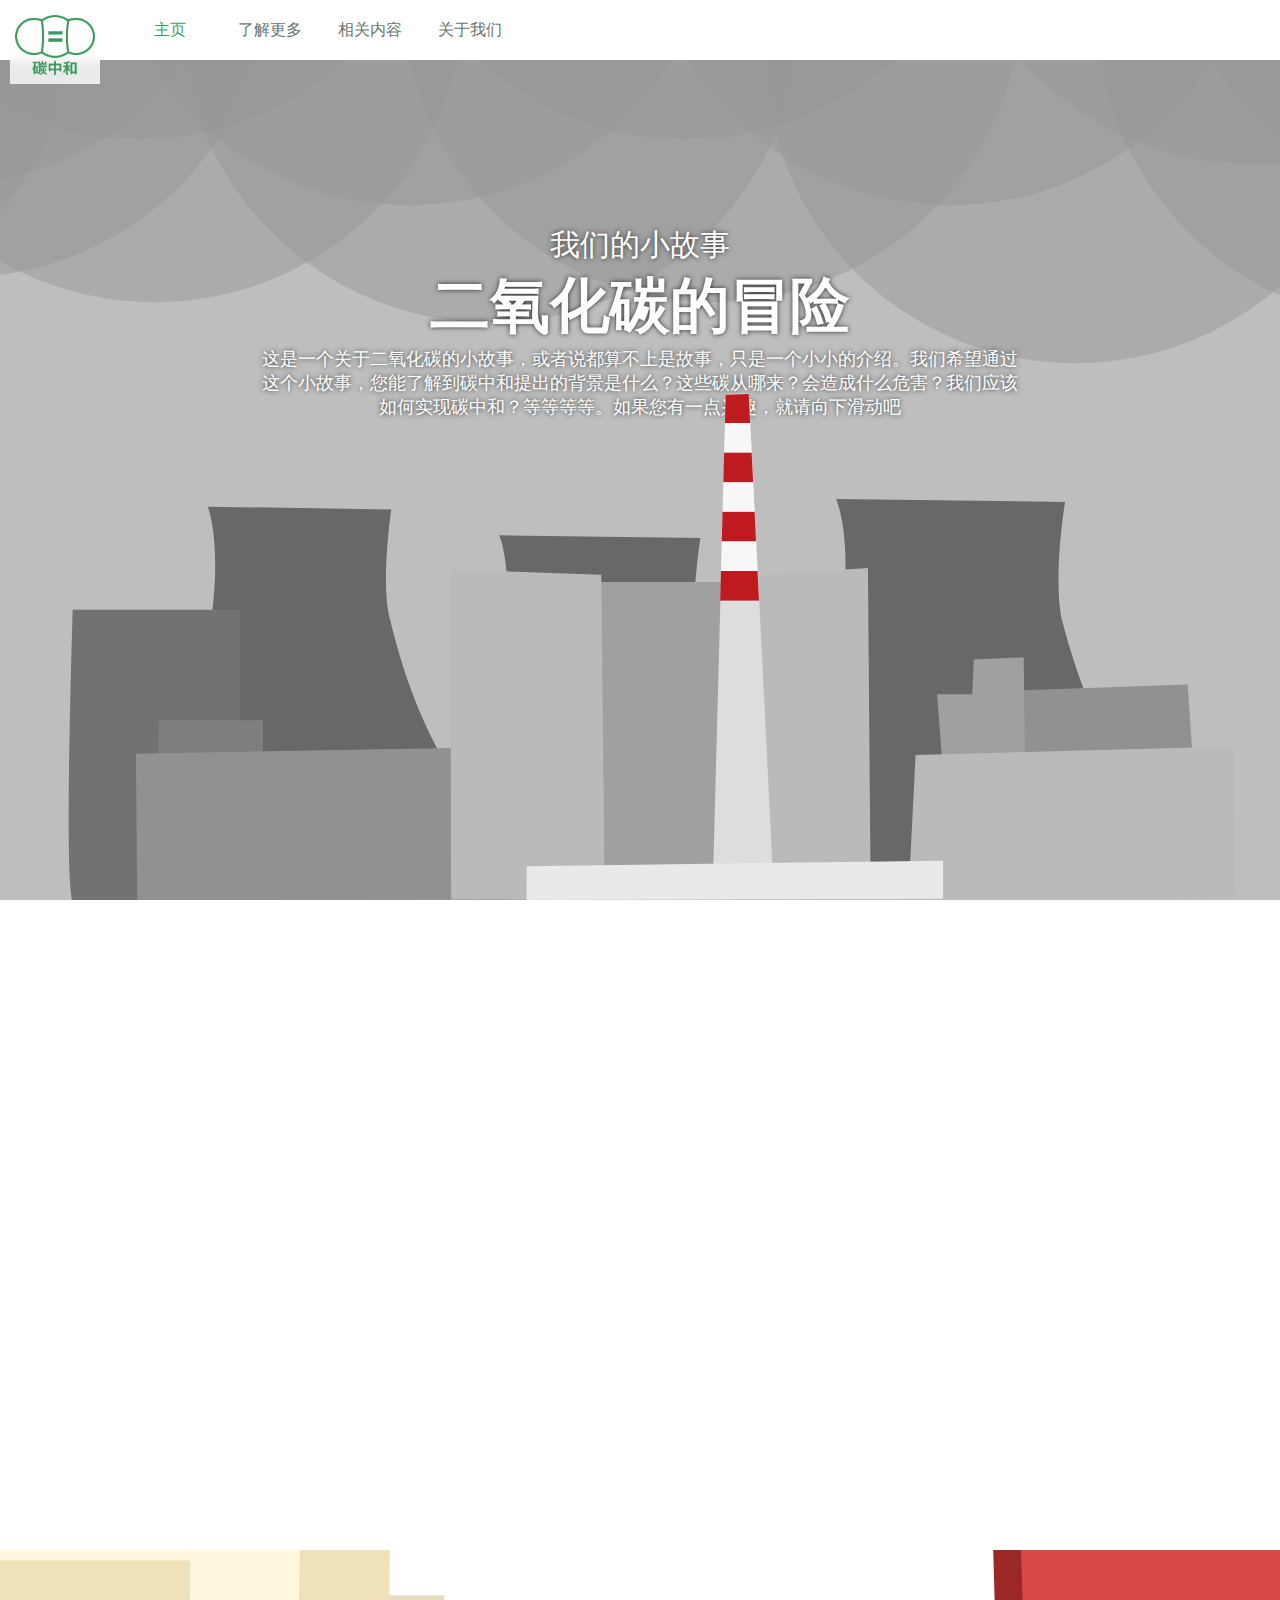
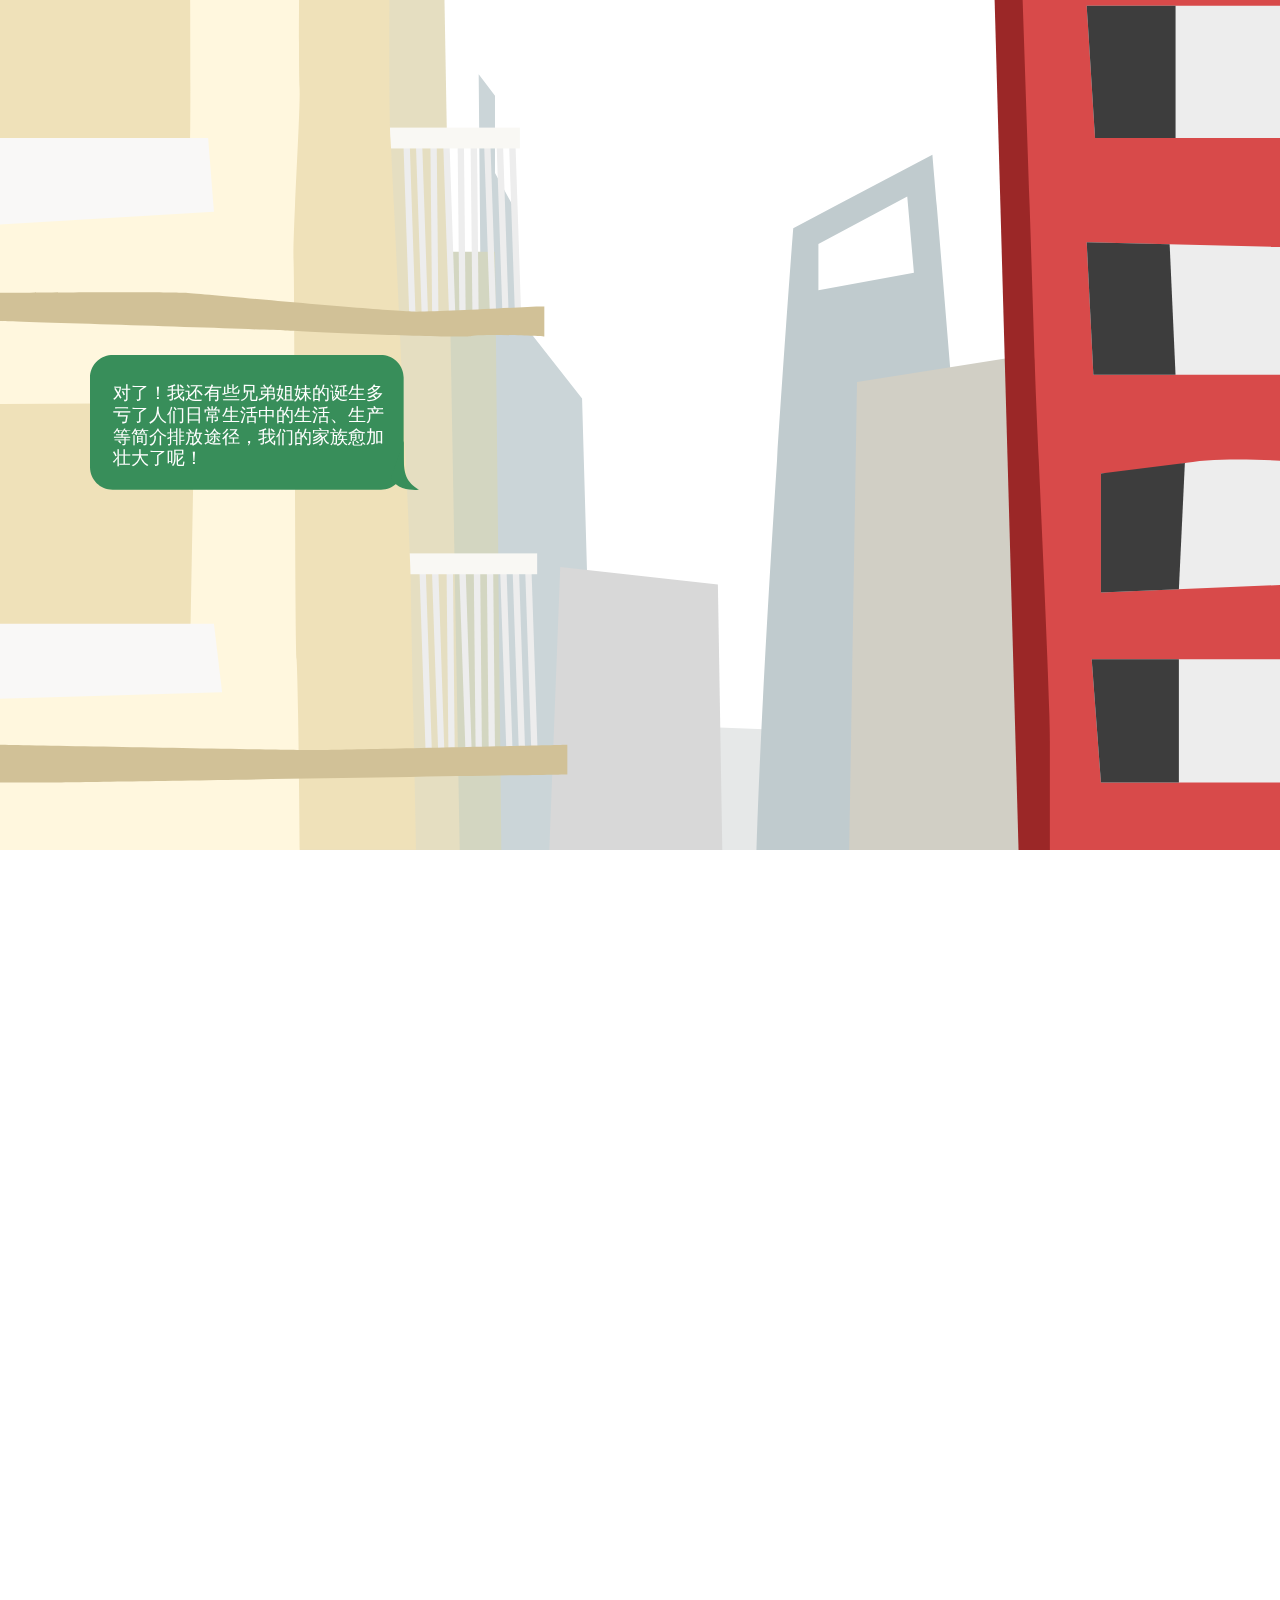
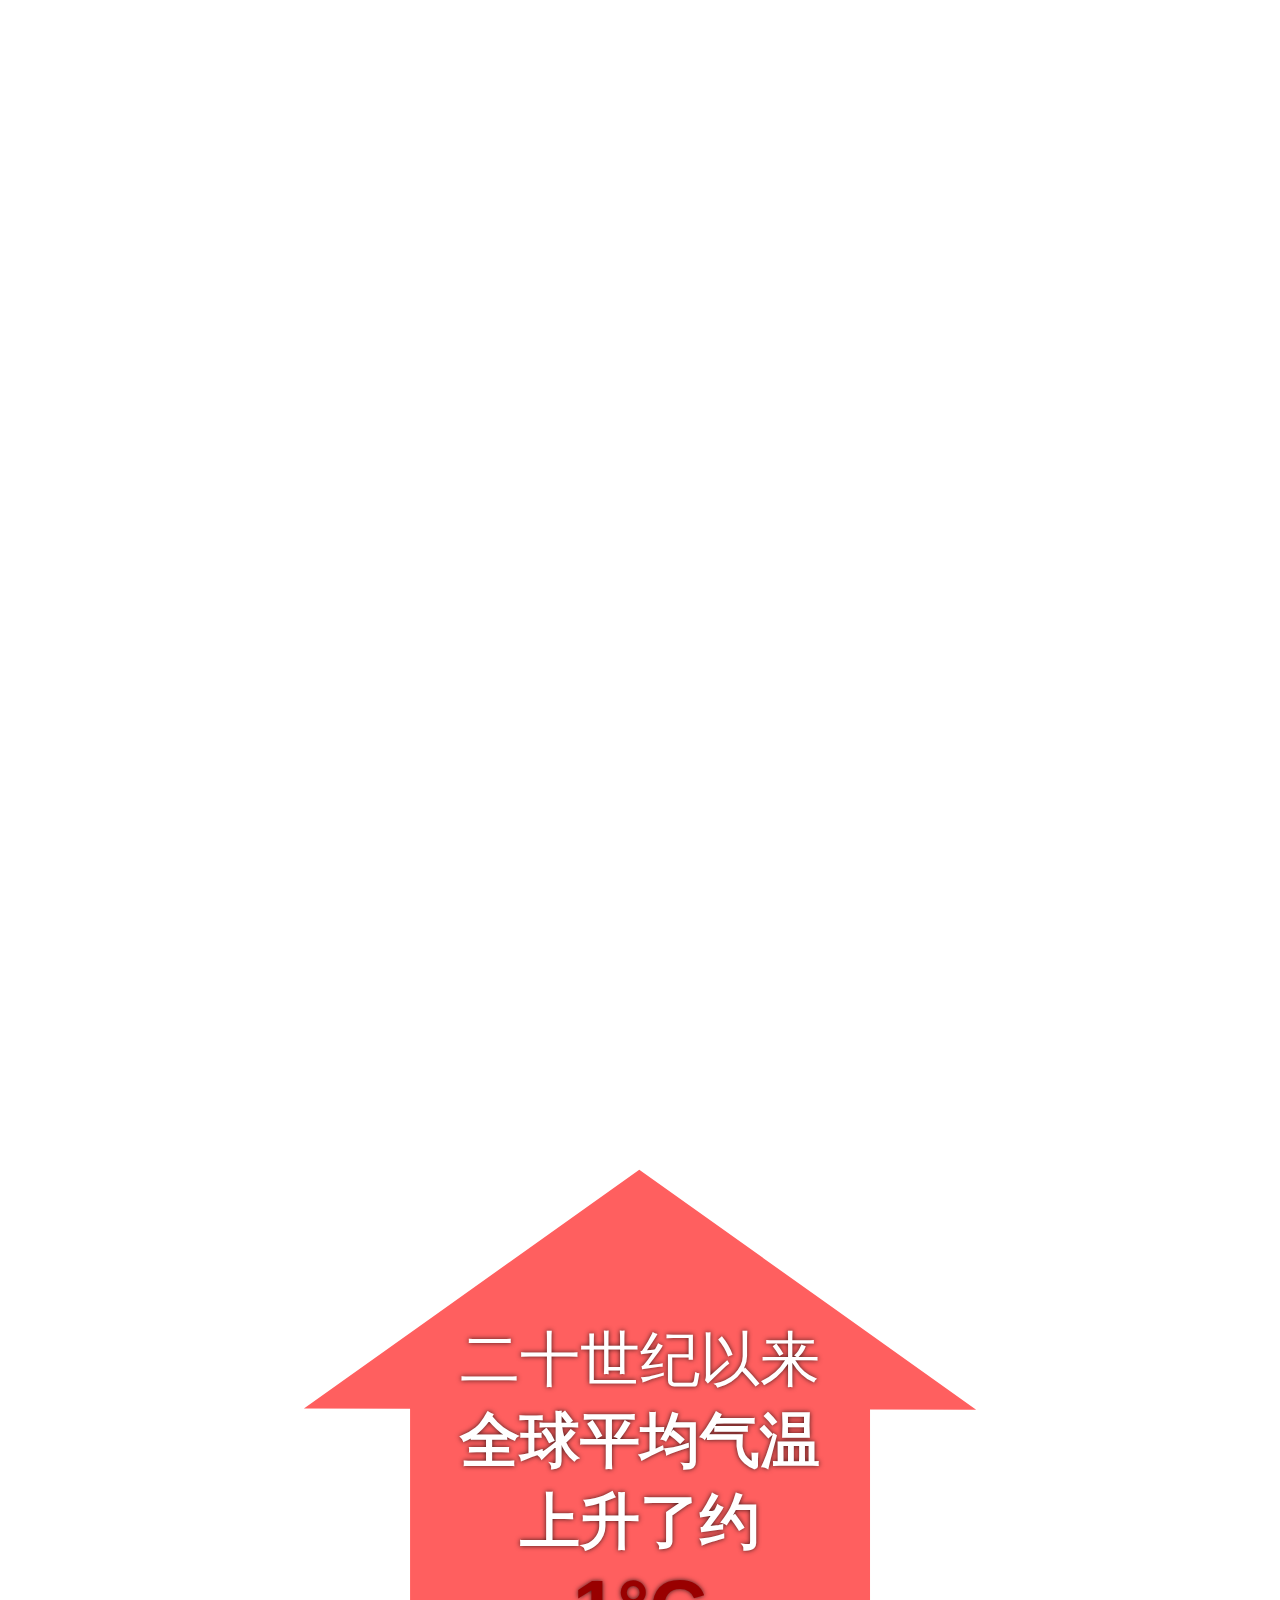
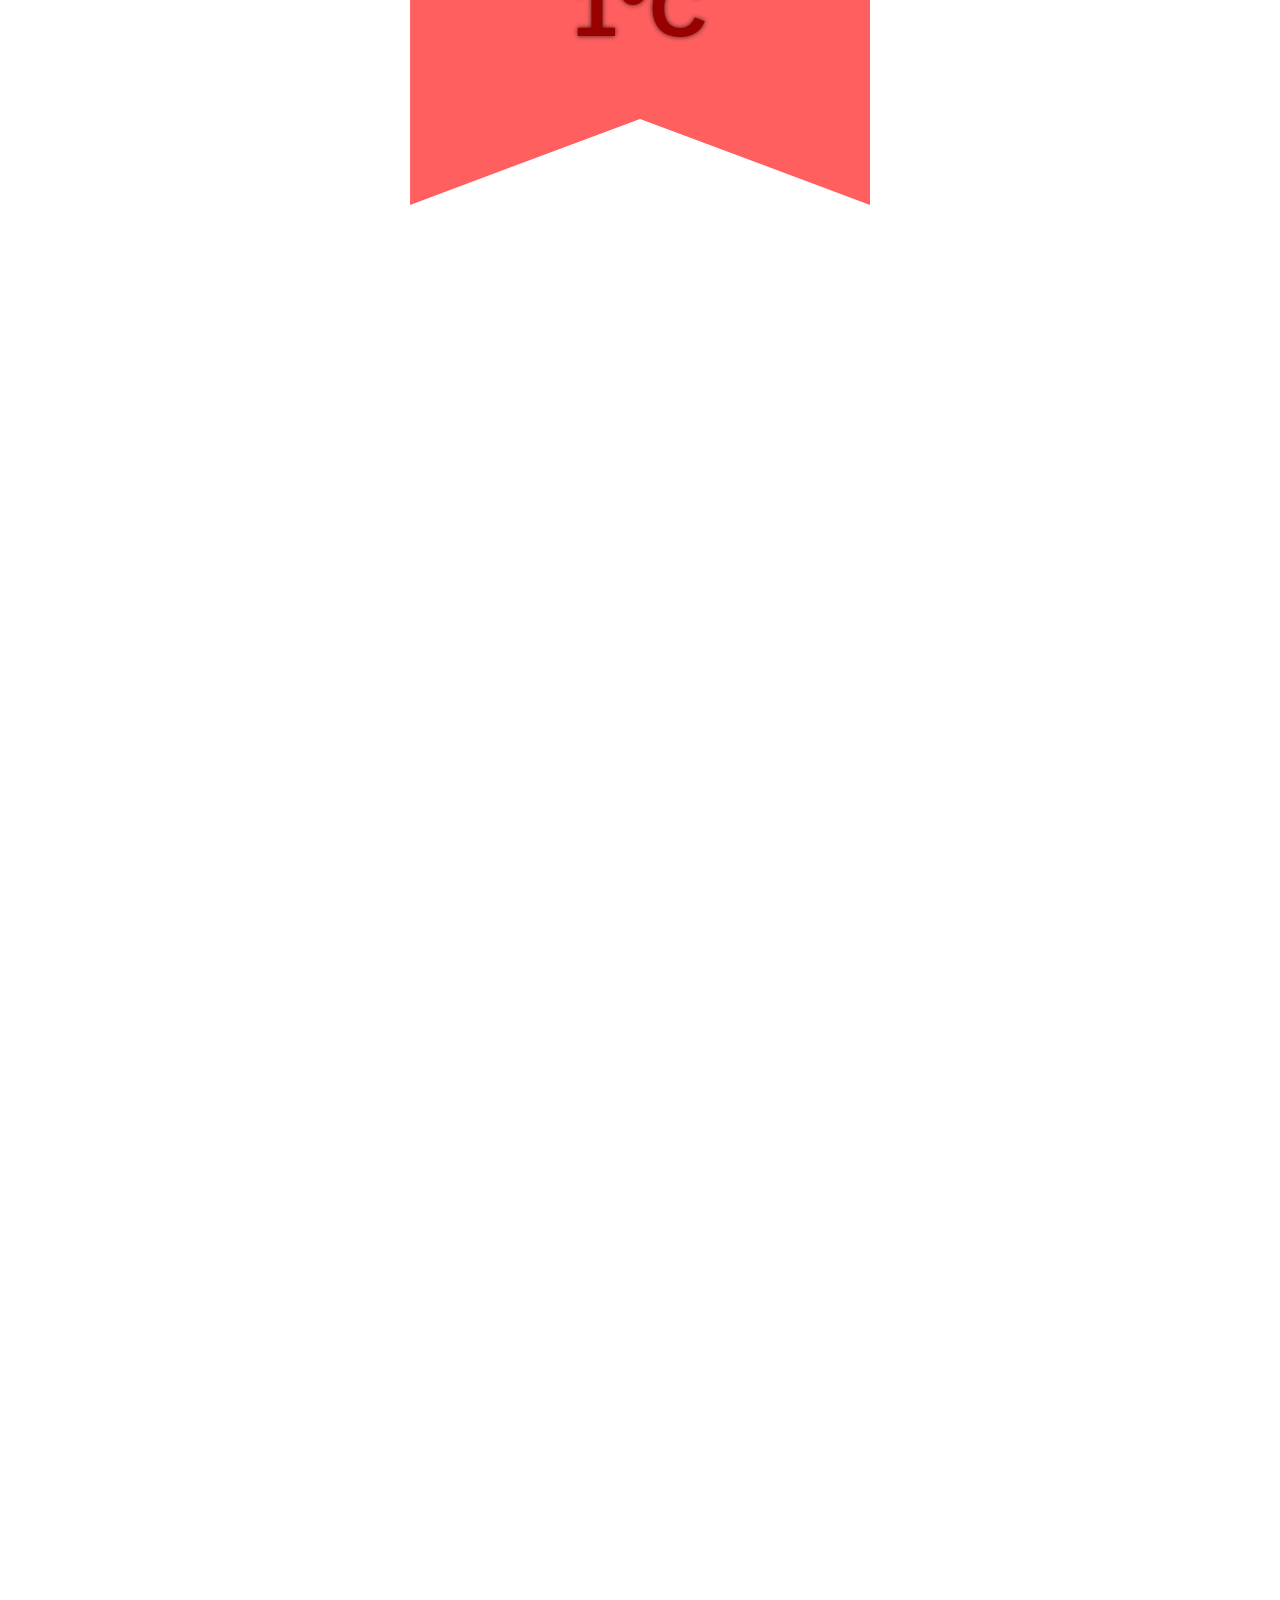
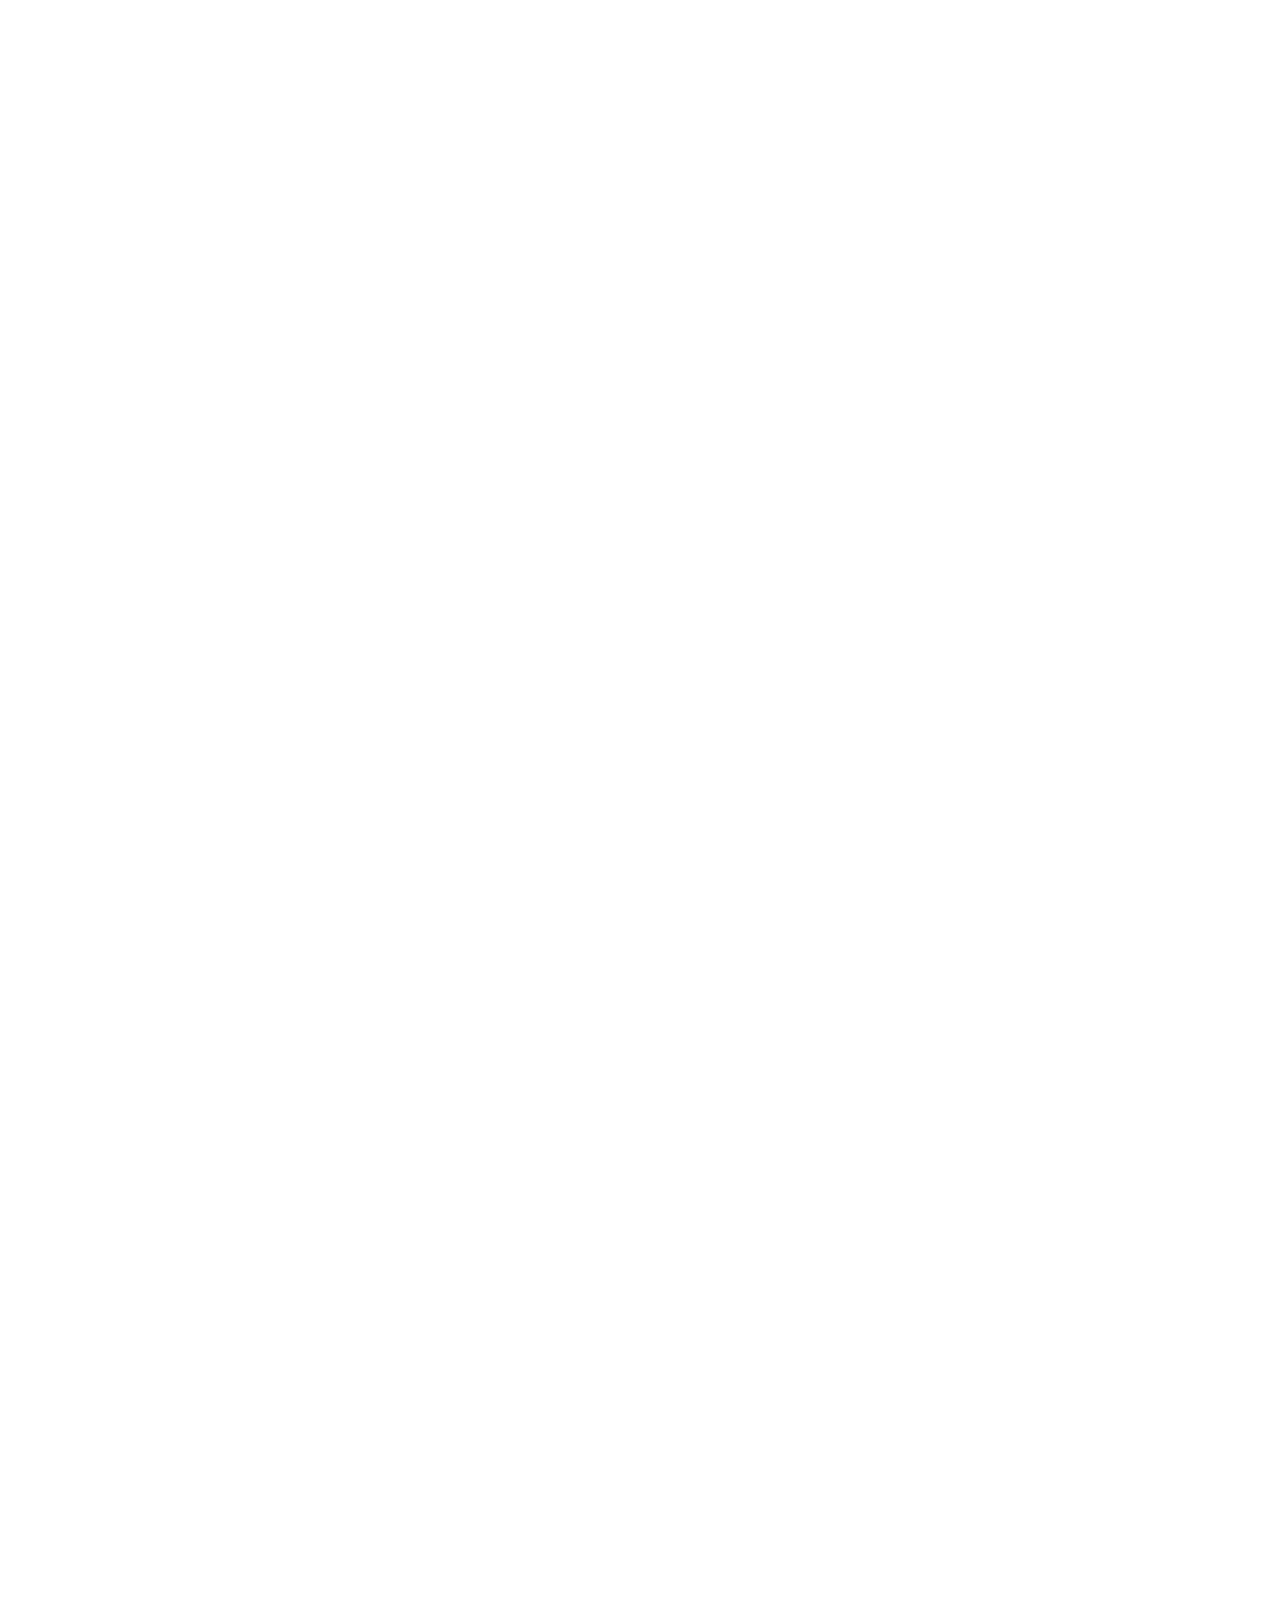
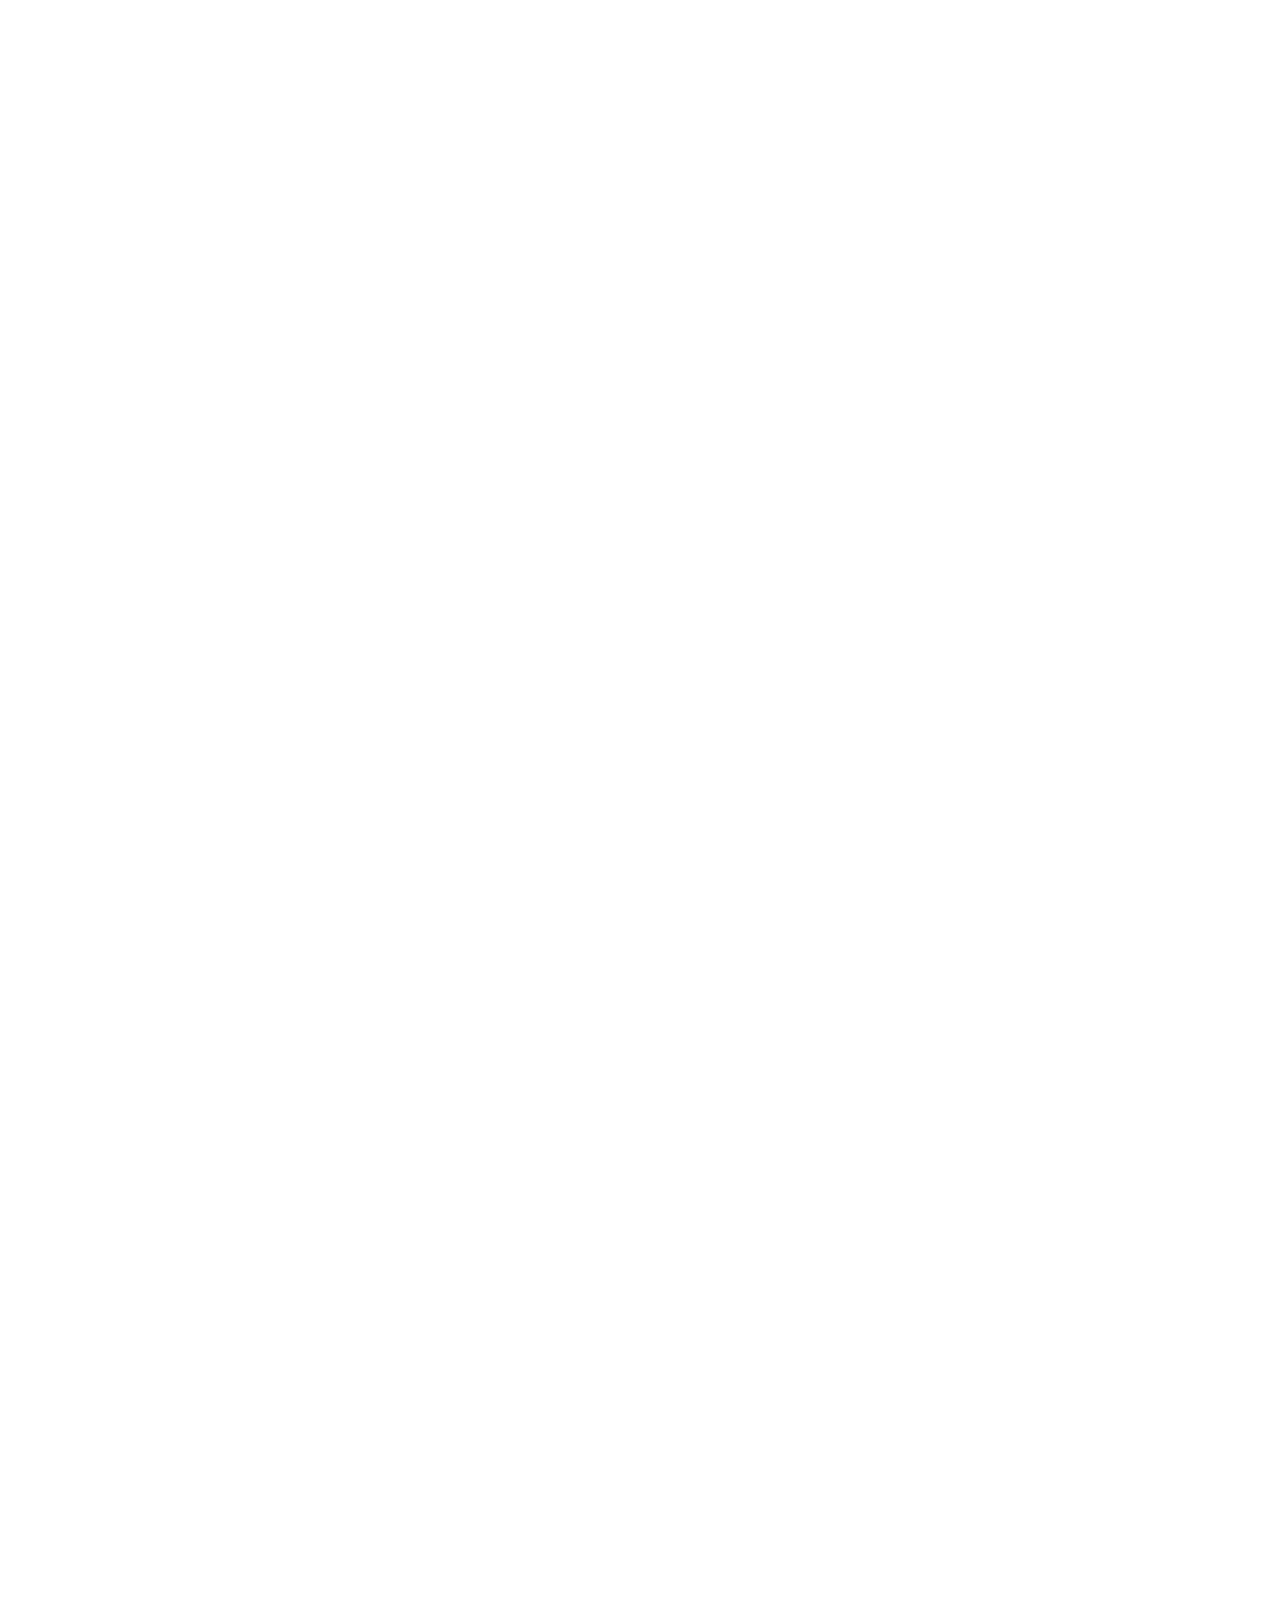
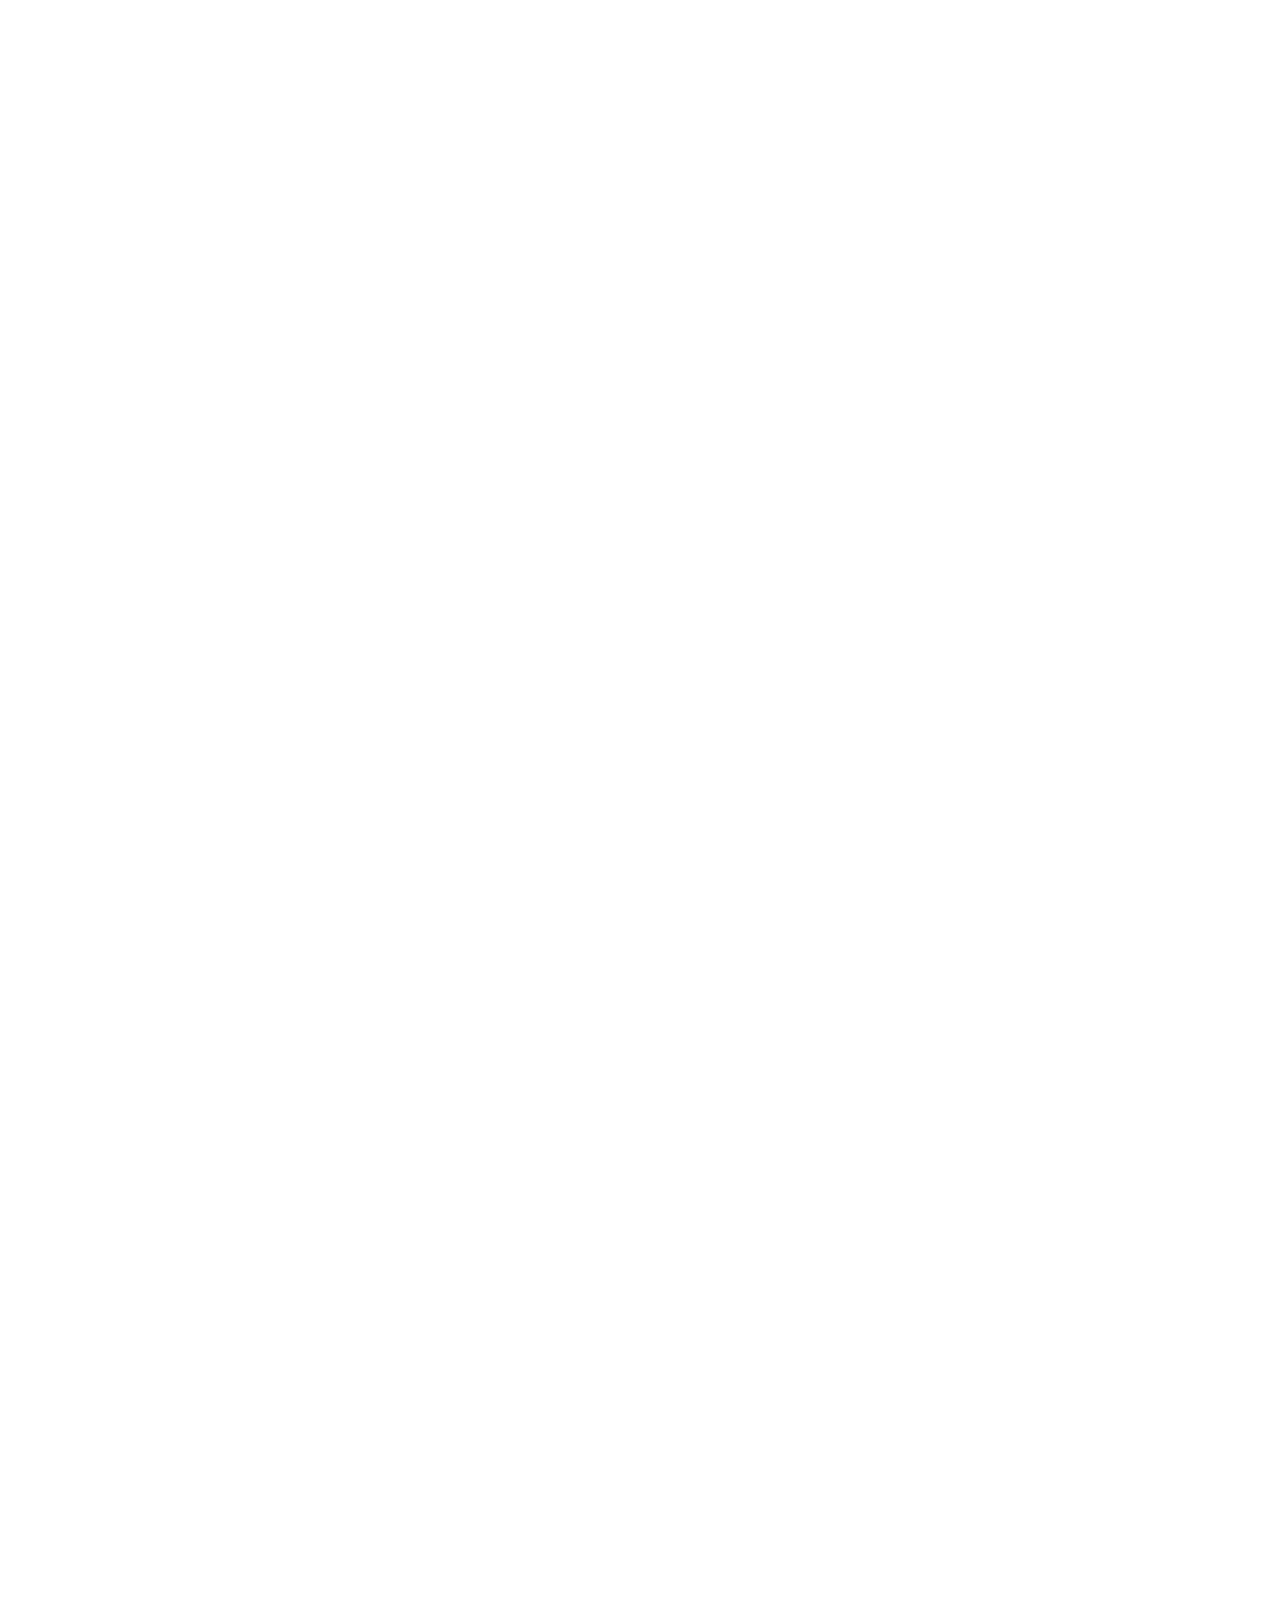
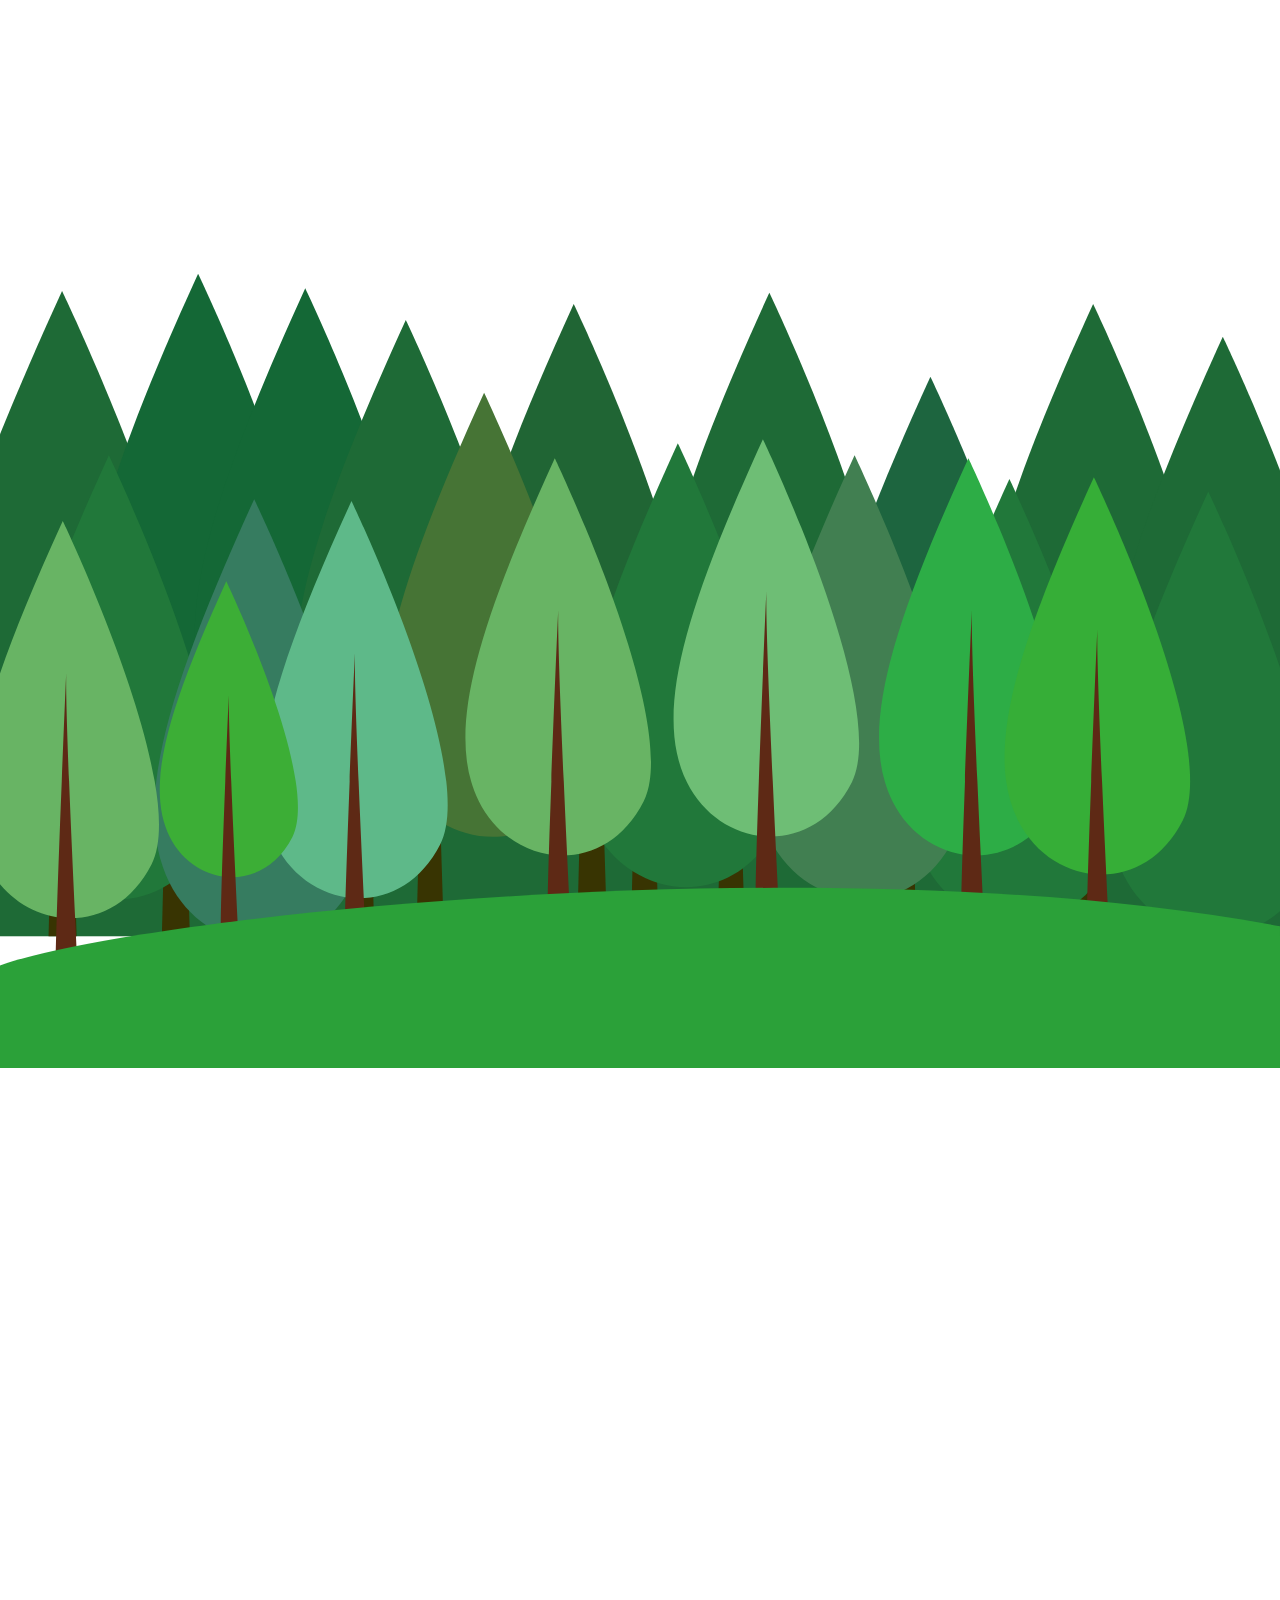
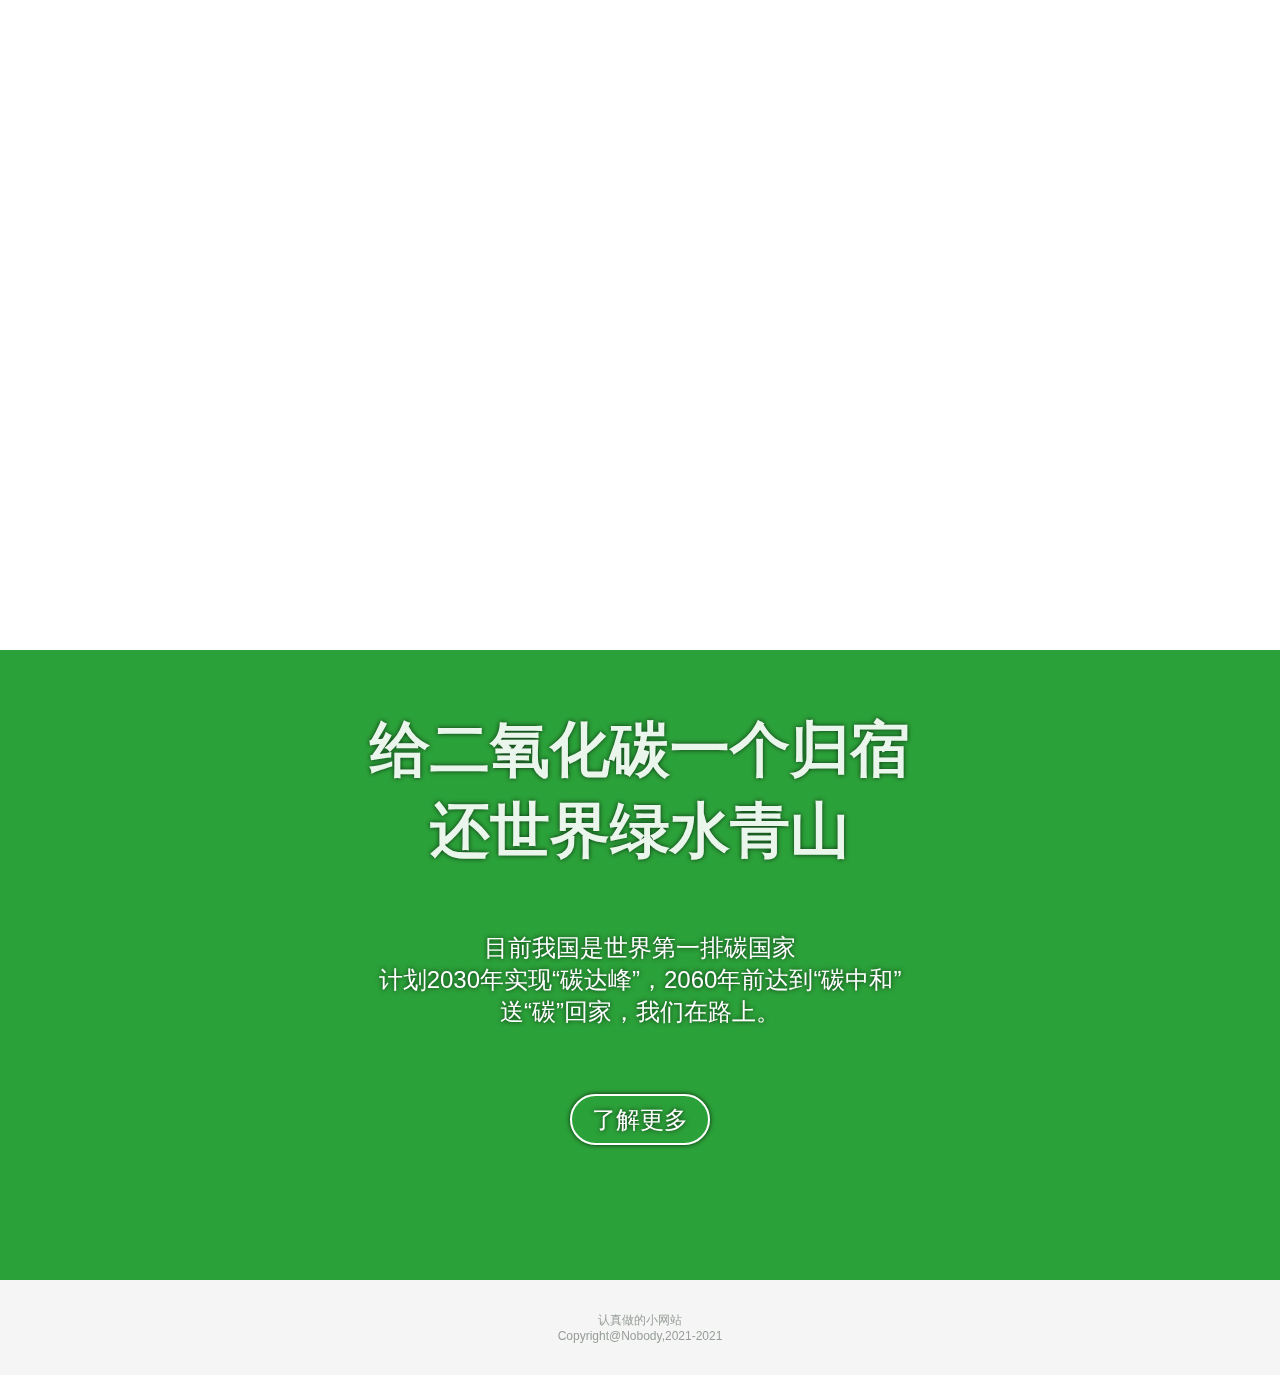
<file: index.html>
<!DOCTYPE html>
<head>
    <meta charset="UTF-8" />
    <link rel="stylesheet" type="text/css" href="./css/theme.css">
    <link rel="preconnect" href="https://fonts.gstatic.com"> 
    <link href="https://fonts.googleapis.com/css2?family=Playfair+Display&display=swap" rel="stylesheet">
    <link rel="preconnect" href="https://fonts.gstatic.com"> 
    <link href="https://fonts.googleapis.com/css2?family=Merriweather&display=swap" rel="stylesheet">
</head>



<body>
    <div class="nav" style="position:absolute;top:0;">
        <a href="#">
            <span class="logo">
                <img src="./images/logo4.png" width='80' height='60'">
            </span>
        </a>
        <ul class="nav" >
            <li><a class="item" id="active" href="./html/home.html">主页</a></li>
            <li><a class="item" href="./html/more.html">了解更多</a></li>
            <li><a class="item" href="./html/passage.html">相关内容</a></li>
            <li><a class="item" href="./html/about.html">关于我们</a></li>
        </ul>
    </div>
    <div>
        <div style="height:3800px;margin-top: 0;">
            <div id="test" style="height:100vh;background-color: rgb(190, 190, 190);position:sticky;top:0;overflow: hidden;">
                <img id="fs" src="./images/factory/facsky.svg" style="position:absolute;width:100%;top: 0;">
                <div style="text-align:center;position:absolute;top:25vh;left:20%;right: 20%;">
                    <span style="color:#fff;font-size:30px;text-shadow: 0 0 5px rgba(0, 0, 0, 0.76);">我们的小故事</br></span>
                    <span class="heading" style="color:rgb(255, 255, 255);font-size:60px;font-weight: bold;text-shadow: 0 0 5px rgba(0, 0, 0, 0.76);">二氧化碳的冒险</br></span>
                    <span style="color:rgb(255, 255, 255);font-size:18px;font-weight: lighter;text-shadow: 0 0 5px rgba(0, 0, 0, 0.76);">这是一个关于二氧化碳的小故事，或者说都算不上是故事，只是一个小小的介绍。我们希望通过这个小故事，您能了解到碳中和提出的背景是什么？这些碳从哪来？会造成什么危害？我们应该如何实现碳中和？等等等等。如果您有一点兴趣，就请向下滑动吧</span>
                </div>
                <img id="f1" src="./images/factory/fac1.svg" style="position:absolute;width:100%;bottom: 0;">
                <img id="f2" src="./images/factory/fac2.svg" style="position:absolute;width:100%;bottom: 0;">
                <img id="f3" src="./images/factory/fac31.svg" style="position:absolute;width:100%;bottom: 0;">
                <img id="smoke" src="./images/factory/fac32.svg" style="position:absolute;width:100%;opacity: 0;bottom: 0;">
                <img id="co2f" src="./images/single/co2.svg" style="position:absolute;height: 10vh;top:5vh;right: -10vh;">
                <img id="w1" src="./images/word/w1.svg" style="position:absolute;height: 15vh;top:5vh;right: 35vh;opacity: 0;">
                <img id="car" src="./images/single/car.svg" style="position:absolute;width:20%;bottom: 0;left:-25%;">
            </div>
        </div>
        <div style="height:13000px;margin-top: 0;margin-top: -450vh;">
            <div id="div5" style="height:100vh;position:sticky;top:0;overflow: hidden;opacity: 0;">
                <img src="./images/life/lsky.svg" style="position:absolute;width: 100%;top:0;">
            </div>
            <div id="div4" style="height:100vh;position:sticky;top:0;overflow: hidden;opacity: 0;">
                <img src="./images/farm/farm1.svg" style="position:absolute;width: 100%;top: 0;">
                <img src="./images/farm/farm2.svg" style="position:absolute;width: 100%;bottom: 0;">
            </div>
            <div id="div3" style="height:100vh;position:sticky;top:0;overflow: hidden;">
                <img src="./images/life/bg.svg" style="position:absolute;width: 100%;bottom: -10vh;">
                <img src="./images/life/f.svg" style="position:absolute;width: 100%;bottom: 0;">
                <img id="co2l" src="./images/single/co2.svg" style="position:absolute;height: 10vh;top:5vh;left: -10vh;">
                <img id="w2" src="./images/word/w2.svg" style="position:absolute;height: 15vh;top:45vh;left: 10vh;opacity: 1;">
            </div>
            <div style="height:100vh;position:sticky;top:0;overflow: hidden;">
                <div style="opacity:1;width:100%;position:absolute;height: 100vh;text-align: left;left: 40%;top: 10vh;">
                    <span id="s1" style="color:rgb(34, 34, 34);font-size:60px;font-weight: bold;text-shadow: 0 0 5px rgba(0, 0, 0, 0.5);opacity: 0;">生产生活</span>
                    <span id="s2" style="color:rgb(34, 34, 34);font-size:60px;font-weight: bold;text-shadow: 0 0 5px rgba(0, 0, 0, 0.5);opacity: 0;">畜牧养殖</br></span>
                    <span id="s3" style="color:rgb(34, 34, 34);font-size:60px;font-weight: bold;text-shadow: 0 0 5px rgba(0, 0, 0, 0.5);opacity: 0;">等都会产生间接碳排放</br></span>
                </div>
            </div>
            <div id="div7" style="height:100vh;position:sticky;top:0;overflow: hidden;-webkit-backdrop-filter: blur(10px);backdrop-filter: blur(10px);">
            </div>
            <div id="div6" style="height:100vh;position:sticky;top:100vh;overflow: hidden;">
                <img src="./images/single/up.svg" style="position:absolute;height:100vh;width:100%;">
                <div style="opacity:1;width:100%;position:absolute;height: 100vh;text-align: center;padding: 30vh 0;margin: auto;">
                    <span style="color:rgb(255, 255, 255);font-size:60px;font-weight: lighter;text-shadow: 0 0 5px rgba(0, 0, 0, 0.76);">二十世纪以来</br></span>
                    <span style="color:rgb(255, 255, 255);font-size:60px;font-weight: bold;;text-shadow: 0 0 5px rgba(0, 0, 0, 0.76);">全球平均气温</br></span>
                    <span style="color:rgb(255, 255, 255);font-size:60px;font-weight: bold;;text-shadow: 0 0 5px rgba(0, 0, 0, 0.76);">上升了约</br></span>
                    <span style="color:rgb(153, 0, 0);font-size:80px;font-weight: bold;text-shadow: 0 0 5px rgba(0, 0, 0, 0.76);">1°C</br></span>
                </div>
            </div>
        </div>
        <div style="height:13000px;margin-top: 0;margin-top: -13000px;">
            <div id="div2" style="height:100vh;position:sticky;top:0;overflow: hidden;-webkit-backdrop-filter: blur(0px);backdrop-filter: blur(0px);">
                <img id="smr" src="./images/smoke/sm1.svg" style="position:absolute;width: 100%;right: -100%;">
                <img id="sml" src="./images/smoke/sm2.svg" style="position:absolute;width: 100%;left: -100%;">
                <div id="t1" style="opacity:0;width:100%;height: 100vh;position: absolute;top:0;text-align: center;-webkit-backdrop-filter: blur(20px);backdrop-filter: blur(20px);padding: 27vh 0;margin: auto;">
                    <span style="color:rgb(40, 40, 40);font-size:60px;font-weight: bold;text-shadow: 0 0 5px rgba(0, 0, 0, 0.76);">2019年</br></span>
                    <span style="color:rgb(40, 40, 40);font-size:60px;font-weight: lighter;;text-shadow: 0 0 5px rgba(0, 0, 0, 0.76);">全球共排放了</br></span>
                    <span style="color:rgb(153, 0, 0);font-size:80px;font-weight: bold;text-shadow: 0 0 5px rgba(0, 0, 0, 0.76);">591亿吨二氧化碳当量</br></span>
                    <span style="color:rgb(40, 40, 40);font-size:80px;font-weight: lighter;text-shadow: 0 0 5px rgba(0, 0, 0, 0.76);">的温室气体</br></span>
                </div>
                <div id="t2" style="opacity:0;width:100%;height: 100vh;position: absolute;top:0;text-align: center;-webkit-backdrop-filter: blur(20px);backdrop-filter: blur(20px);padding: 27vh 0;margin: auto;">
                    <span style="color:rgb(40, 40, 40);font-size:60px;font-weight: bold;text-shadow: 0 0 5px rgba(0, 0, 0, 0.76);">其中</br></span>
                    <span style="color:rgb(153, 0, 0);font-size:80px;font-weight: bold;text-shadow: 0 0 5px rgba(0, 0, 0, 0.76);">化石燃料燃烧</br></span>
                    <span style="color:rgb(40, 40, 40);font-size:60px;font-weight: lighter;;text-shadow: 0 0 5px rgba(0, 0, 0, 0.76);">是最主要的</br></span>
                    <span style="color:rgb(40, 40, 40);font-size:80px;font-weight: lighter;text-shadow: 0 0 5px rgba(0, 0, 0, 0.76);">直接排放方式</span>
                </div>
            </div>
        </div>
        <div id="div8" style="height:4000px;margin-top: -400vh;opacity: 0;">
            <div style="height:100vh;background-color: rgb(186, 218, 226);position:sticky;top: 0px;padding: 0;margin: 0;">
                <div style="opacity:1;width:100%;position:absolute;height: 100vh;text-align: left;left: 20%;top: 18vh;">
                    <span style="color:rgb(34, 34, 34);font-size:60px;font-weight: bold;text-shadow: 0 0 5px rgba(0, 0, 0, 0.5);">而全球变暖导致了</br></span>
                    <span style="color:rgb(34, 34, 34);font-size:60px;font-weight: bold;text-shadow: 0 0 5px rgba(0, 0, 0, 0.5);">&nbsp&nbsp&nbsp冰川消融、海平面升高、</br></span>
                    <span style="color:rgb(34, 34, 34);font-size:60px;font-weight: bold;text-shadow: 0 0 5px rgba(0, 0, 0, 0.5);">&nbsp&nbsp&nbsp&nbsp&nbsp&nbsp&nbsp&nbsp&nbsp极端天气等一系列</br></span>
                    <span style="color:rgb(153, 0, 0);font-size:60px;font-weight: bold;text-shadow: 0 0 5px rgba(0, 0, 0, 0.5);">&nbsp&nbsp&nbsp&nbsp&nbsp&nbsp&nbsp&nbsp&nbsp&nbsp&nbsp&nbsp&nbsp&nbsp&nbsp&nbsp严重后果</br></span>
                </div>
                <img id="ice1" src="./images/ice/ice1.svg" style="position:absolute;width:100%;bottom: 0vh;">
                <img id="ice2" src="./images/ice/ice2.svg" style="position:absolute;width:100%;bottom: 0vh;left:-12%">
                <img id="icesea" src="./images/ice/icesea.svg" style="position:absolute;width:100%;bottom: 0vh;">
                <img id="co2ice" src="./images/single/co2.svg" style="position:absolute;height: 10vh;top:10vh;right: -10vh;">
                <img id="w3" src="./images/word/w3.svg" style="position:absolute;height: 15vh;top:15vh;right: 33vh;opacity: 1;">
            </div>
        </div>
        <div style="height:3000px;margin-top: -300vh;opacity: 1;">
            <div id="div9" style="height:100vh;background-color: rgb(144, 233, 255, 0);position:sticky;top: 0px;padding: 0;margin: 0;">
                <div id="t3" style="opacity:0;width:100%;position:absolute;height: 100vh;text-align: center;padding: 10vh 0;margin: auto;">
                    <span style="color:rgb(255, 255, 255);font-size:60px;font-weight: bold;;text-shadow: 0 0 5px rgba(0, 0, 0, 0.76);">植树造林、低碳生活</br></span>
                    <span style="color:rgb(255, 255, 255);font-size:60px;font-weight: bold;;text-shadow: 0 0 5px rgba(0, 0, 0, 0.76);">是实现碳中和的路上我们能做的</br></span>
                </div>
                <img id="fo1" src="./images/forest/for1.svg" style="position:absolute;width:100%;bottom: -90vh;">
                <img id="fo2" src="./images/forest/for2.svg" style="position:absolute;width:100%;bottom: -94vh;">
                <img id="fo3" src="./images/forest/for3.svg" style="position:absolute;width:100%;bottom: -98vh;">
                <img id="fo4" src="./images/forest/for4.svg" style="position:absolute;width:100%;bottom: -102vh;">
                <img id="bike" src="./images/single/bike.svg" style="position:absolute;width:20%;bottom: 50px;transform:scaleX(-1);right:-30%">
                <img id="co2fo" src="./images/single/co2.svg" style="position:absolute;height: 10vh;bottom:20vh;left: -10vh;">
                <img id="w5" src="./images/word/w5.svg" style="position:absolute;height: 15vh;top:45vh;left: 10vh;opacity: 0;">
            </div>
        </div>
        <div style="height:70vh;background-color: rgb(43, 161, 57);">
            <div style="opacity:1;width:100%;position:absolute;text-align: center;">
                <p style="color:rgb(255, 255, 255);font-size:60px;font-weight: bolder;text-shadow: 0 0 5px rgba(0, 0, 0, 0.76);">给二氧化碳一个归宿</br>还世界绿水青山</p>
                <span style="color:rgb(255, 255, 255);font-size:24px;text-shadow: 0 0 5px rgba(0, 0, 0, 0.76);">目前我国是世界第一排碳国家</br></span>
                <span style="color:rgb(255, 255, 255);font-size:24px;text-shadow: 0 0 5px rgba(0, 0, 0, 0.76);">计划2030年实现“碳达峰”，2060年前达到“碳中和”</br></span>
                <span style="color:rgb(255, 255, 255);font-size:24px;text-shadow: 0 0 5px rgba(0, 0, 0, 0.76);">送“碳”回家，我们在路上。</br></span>
                <p style="padding: 20px;"></p>
                    <a href="./html/more.html">
                        <span class="round">了解更多</span>
                    </a>
                </p>
            </div>
            
        </div>
        
    </div>
    <div class="foot">
        <p>认真做的小网站</br>Copyright@Nobody,2021-2021</p>
    </div>

    <script>
        var smoke = document.getElementById('smoke')
        document.addEventListener('scroll', function(){
            var scrolled = document.documentElement.scrollTop
            console.log(scrolled)
            // test.style.setProperty("background-color", "rgb("+(57+143*getnum(0, 500, scrolled))+","+(159+41*getnum(0, 500, scrolled))+","+(99+101*getnum(0, 500, scrolled))+")")
            smoke.style.setProperty("opacity", 0.8*getnum(500, 1000, scrolled))
            f1.style.setProperty("bottom", (-4*(1-getnum(60, 500, scrolled)))+"vh")
            f2.style.setProperty("bottom", (-8*(1-getnum(60, 500, scrolled)))+"vh")
            f3.style.setProperty("bottom", (-12*(1-getnum(60, 500, scrolled)))+"vh")
            co2f.style.setProperty("right", (-10+30*getnum(800, 1500, scrolled))+"vh")
            co2f.style.setProperty("top", (5+5*getnum(800, 1500, scrolled))+"vh")
            car.style.setProperty("left", (-25+90*getnum(1600, 3000, scrolled))+"%")
            w1.style.setProperty("opacity", getnum(1600, 2000, scrolled))
            smr.style.setProperty("right", (-100+100*getnum2(2500, 3000, 5000, 5500, scrolled))+"%")
            sml.style.setProperty("left", (-100+100*getnum2(2500, 3000, 5000, 5500, scrolled))+"%")
            div2.style.setProperty("-webkit-backdrop-filter", "blur("+50*getnum2(2500, 3000, 5000, 5500, scrolled)+"px)")
            div2.style.setProperty("backdrop-filter", "blur("+50*getnum2(2500, 3000, 5000, 5500, scrolled)+"px)")
            div2.style.setProperty("background-color", "rgb(226, 226, 226, "+getnum2(2500, 3000, 5000, 5500, scrolled)*0.8+")")
            t1.style.setProperty("opacity", getnum2(3100, 3600, 3800, 4300, scrolled))
            t2.style.setProperty("opacity", getnum2(3800, 4300, 4500, 5000, scrolled))
            div3.style.setProperty("opacity",getnum2(2500, 3000, 7800, 7900, scrolled))
            div5.style.setProperty("opacity",getnum(2500, 3000, scrolled))
            co2l.style.setProperty("left", (-10+60*getnum(5600, 6000, scrolled))+"vh")
            co2l.style.setProperty("top", (25+25*getnum(5600, 6000, scrolled))+"vh")
            w2.style.setProperty("opacity", getnum(6000, 6500, scrolled))
            s1.style.setProperty("opacity", getnum(6500, 7200, scrolled))
            s2.style.setProperty("opacity", getnum(7500, 8200, scrolled))
            s3.style.setProperty("opacity", getnum(8000, 8700, scrolled))
            div3.style.setProperty("transform","scale"+"("+(1+17*getnum2(7200, 7800, 7900, 8000, scrolled))+")")
            div4.style.setProperty("opacity",getnum(7200, 7800, scrolled))
            div7.style.setProperty("-webkit-backdrop-filter", "blur("+20*getnum(8800, 9000, scrolled)+"px)")
            div7.style.setProperty("backdrop-filter", "blur("+20*getnum(8800, 9000, scrolled)+"px)")
            div6.style.setProperty("top",(100*(1-getnum(8800, 9300, scrolled)))+"vh")
            div6.style.setProperty("transform","scale"+"("+(1+20*getnum2(9600, 10000, 10010, 10120, scrolled))+")")
            div6.style.setProperty("opacity",(1-getnum(10000, 10001, scrolled)))
            div8.style.setProperty("opacity",getnum(9700, 10000, scrolled))
            ice2.style.setProperty("left", (-12+2*getnum(10000, 11000, scrolled))+"%")
            if (scrolled > 11000) ice2.style.setProperty("left", (-10+50*getnum(11000, 12000, scrolled))+"%")
            co2ice.style.setProperty("right", (-10+30*getnum(10000, 11000, scrolled))+"vh")
            co2ice.style.setProperty("top", (10+10*getnum(10000, 11000, scrolled))+"vh")
            w3.style.setProperty("opacity", getnum(11000, 11400, scrolled))
            fo1.style.setProperty("bottom", -90*(1-getnum(11200, 12200, scrolled))+"vh")
            fo2.style.setProperty("bottom", -98*(1-getnum(11200, 12200, scrolled))+"vh")
            fo3.style.setProperty("bottom", -106*(1-getnum(11200, 12200, scrolled))+"vh")
            fo4.style.setProperty("bottom", -110*(1-getnum(11200, 12200, scrolled))+"vh")
            div9.style.setProperty("background-color", "rgb(144, 233, 255, "+getnum(11800, 12200, scrolled)+")")
            bike.style.setProperty("right", -30+70*getnum(12200, 13200, scrolled)+"%")
            co2fo.style.setProperty("left", (-10+58*getnum(11800, 12200, scrolled))+"vh")
            co2fo.style.setProperty("bottom", (20+20*getnum(11800, 12200, scrolled))+"vh")
            w5.style.setProperty("opacity", getnum(12200, 12800, scrolled))
            t3.style.setProperty("opacity", getnum(11800, 12200, scrolled))
        })
    
        function getnum(start, end, now){
            if (now < start) return 0
            if (now > end) return 1
            return (now - start)/(end-start)
        }

        function getnum2(start1, end1, start2, end2, now){
            if (now < start1) return 0
            if (now > start1 && now < end1) return (now - start1)/(end1-start1)
            if (now > end1 && now < start1) return 1
            if (now > start2 && now < end2) return (end2 - now)/(end2-start2)
            if (now > end2) return 0
        }

        function gettime(){
            return 100
        }
    </script>
    
</body>
</file>
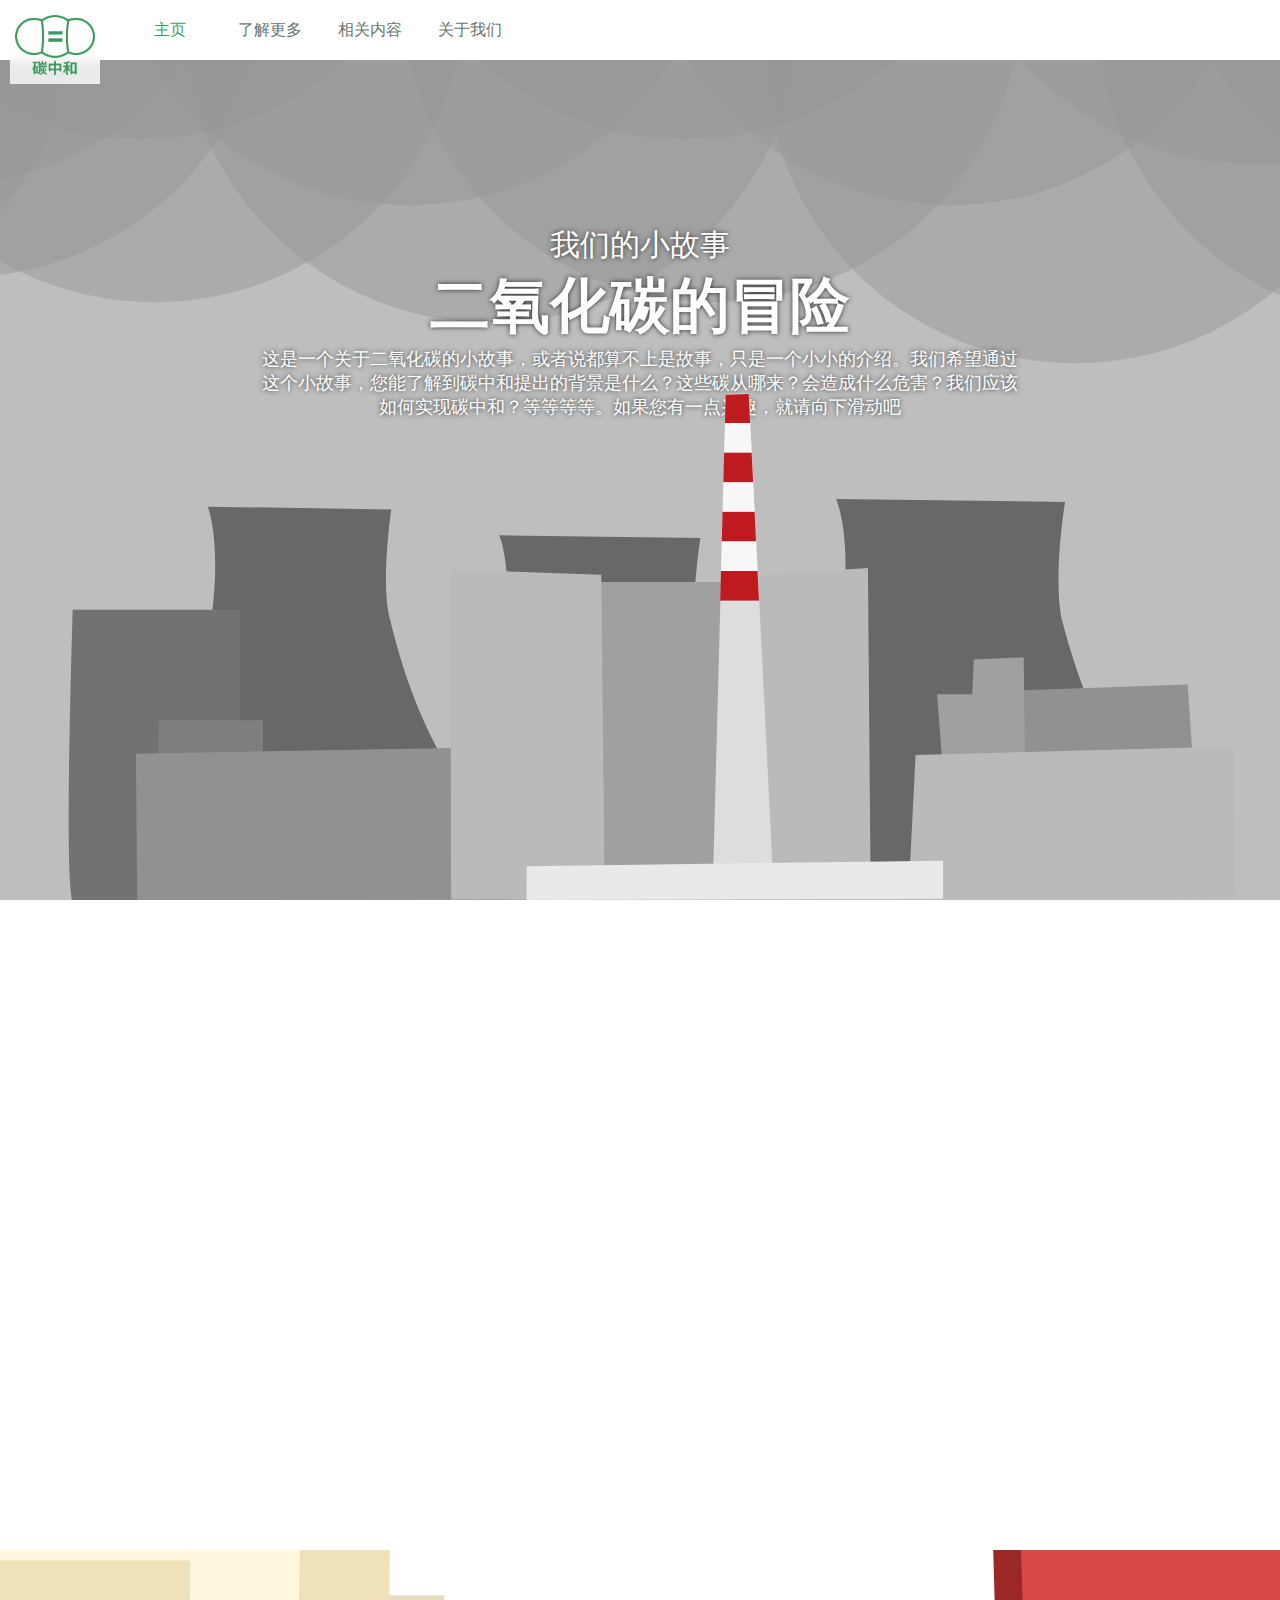
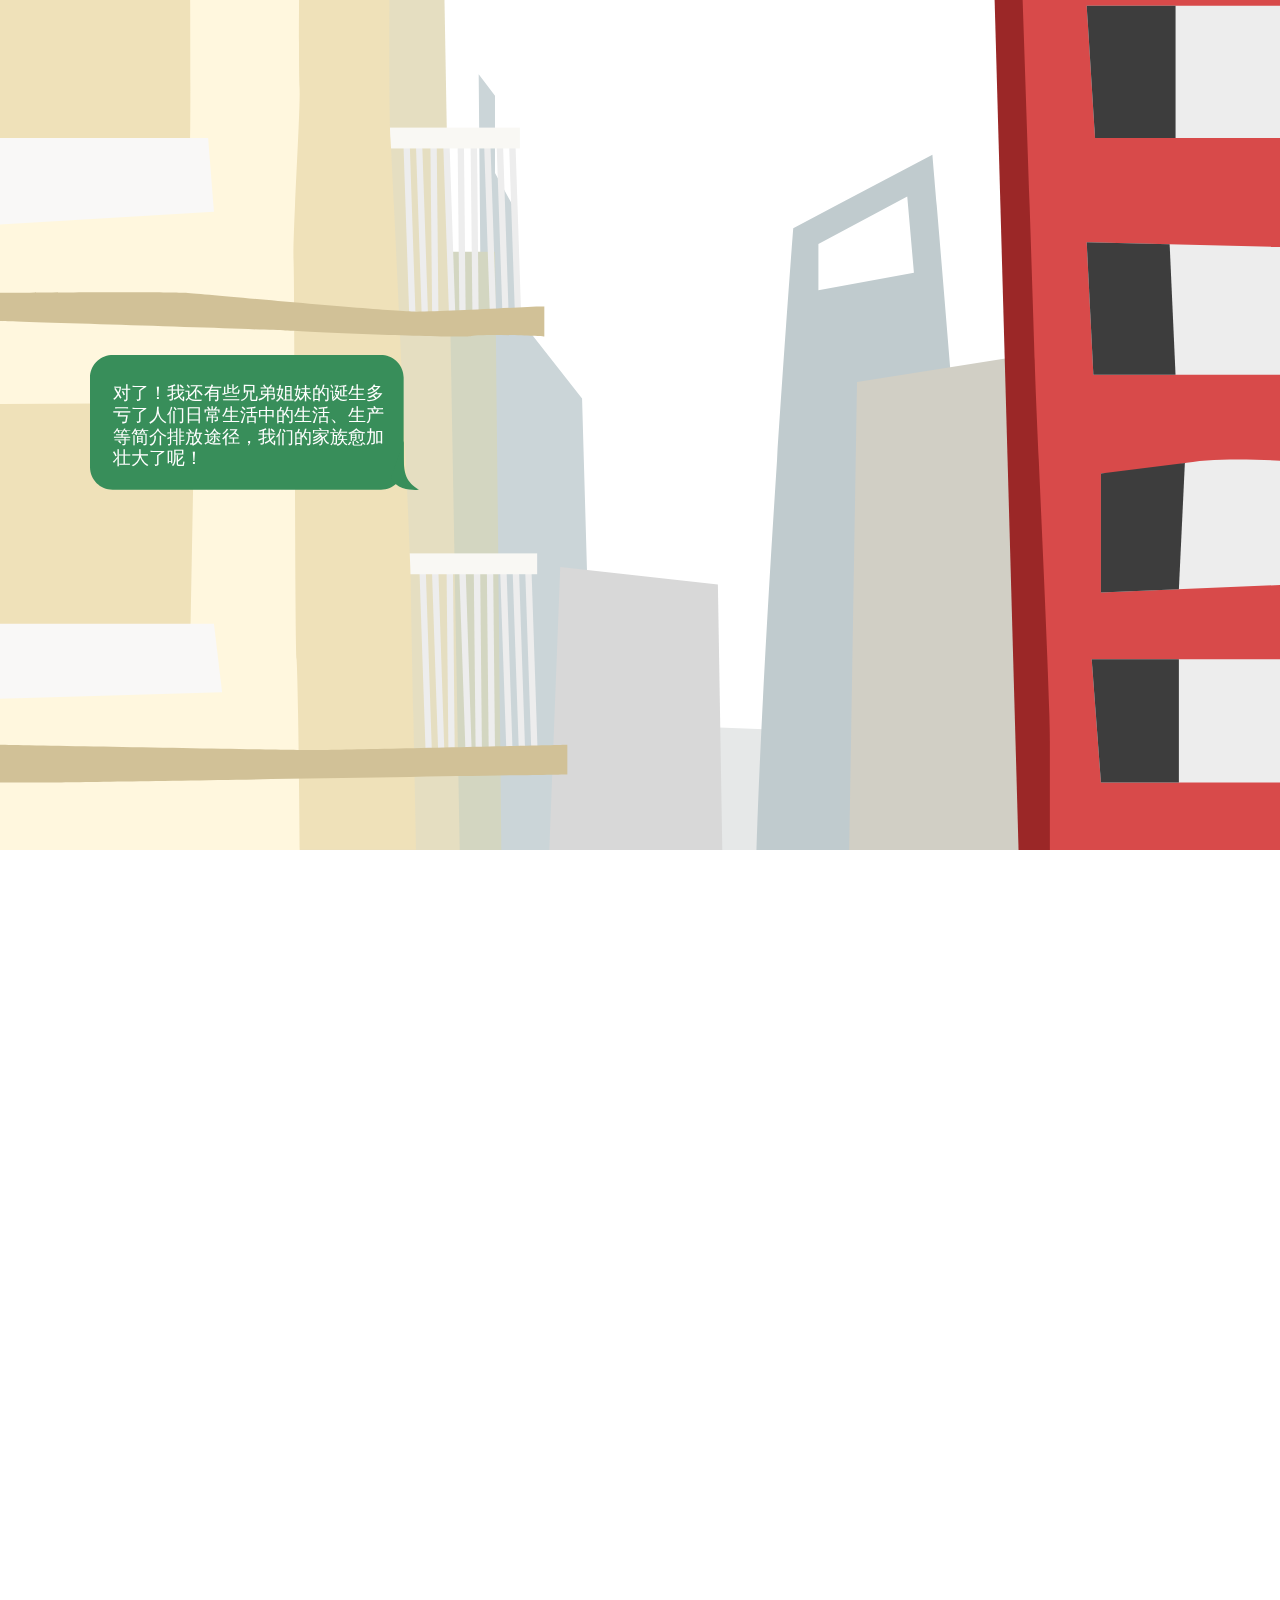
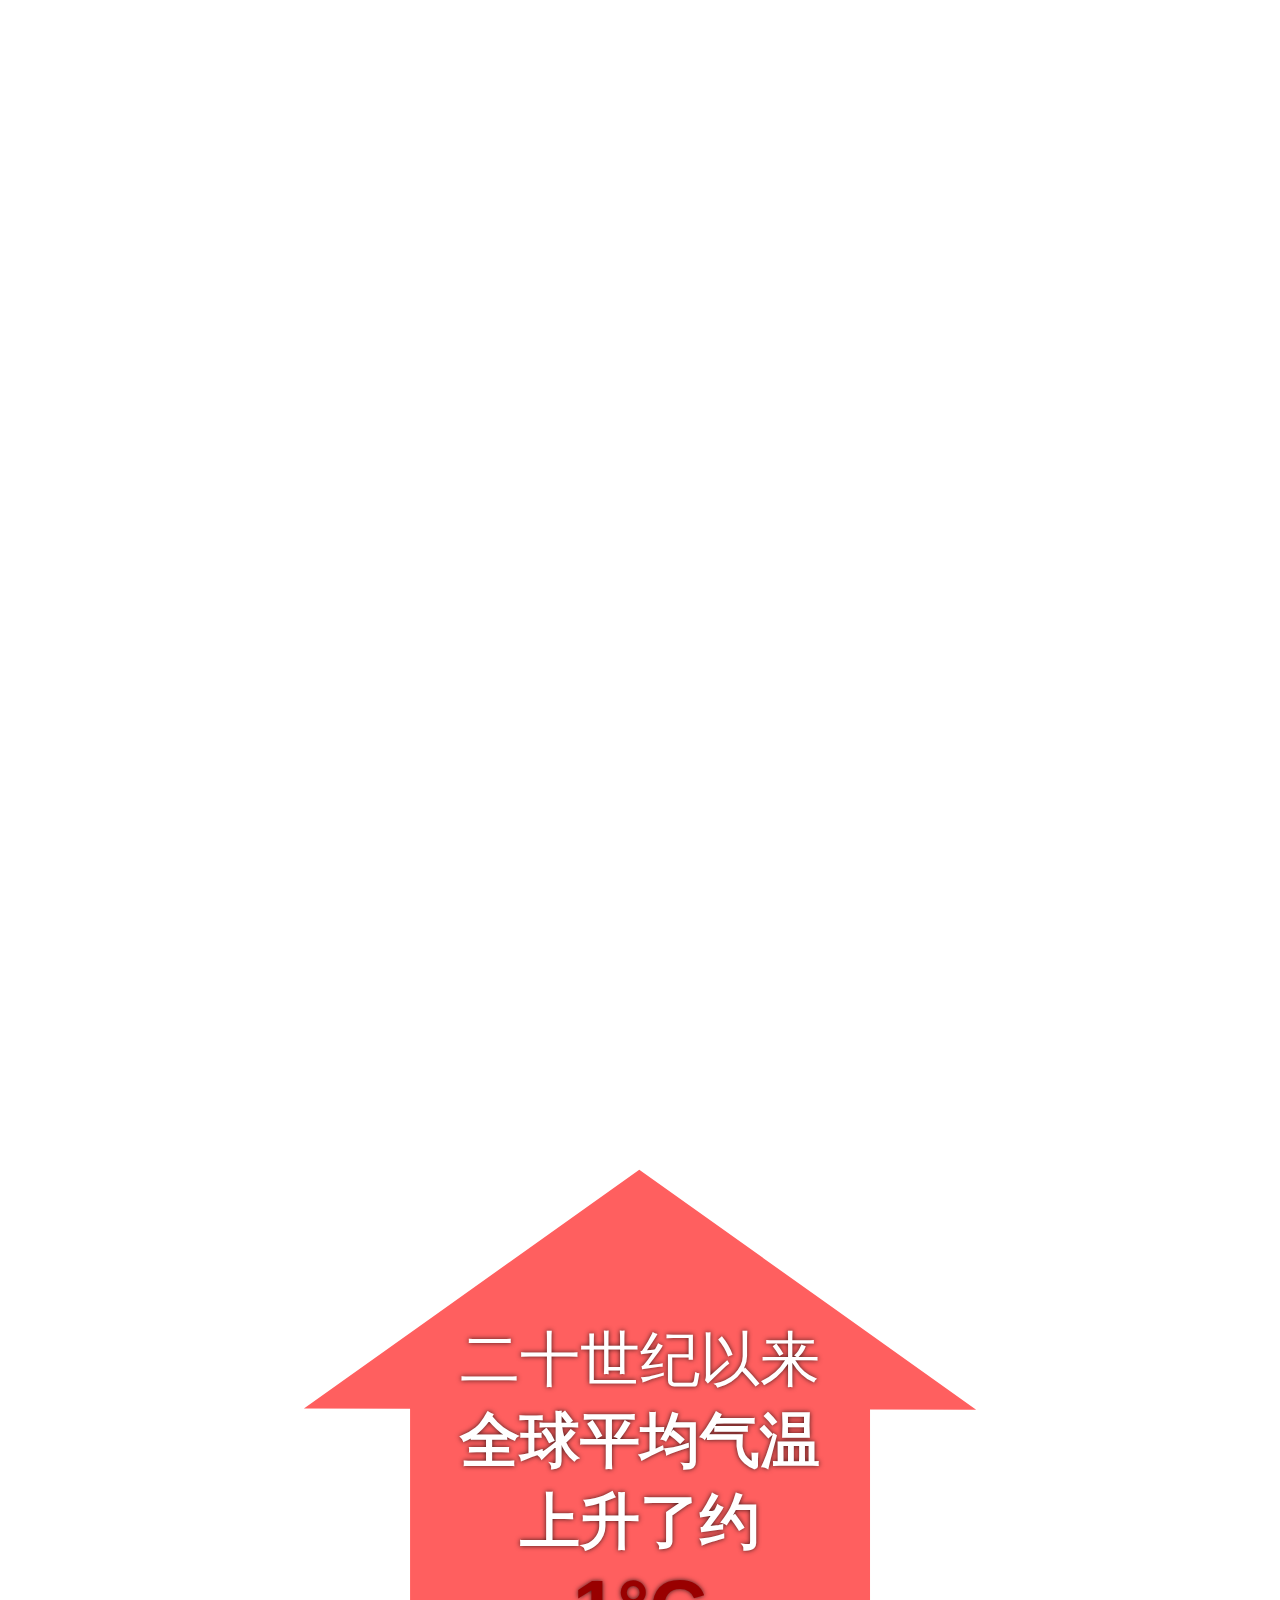
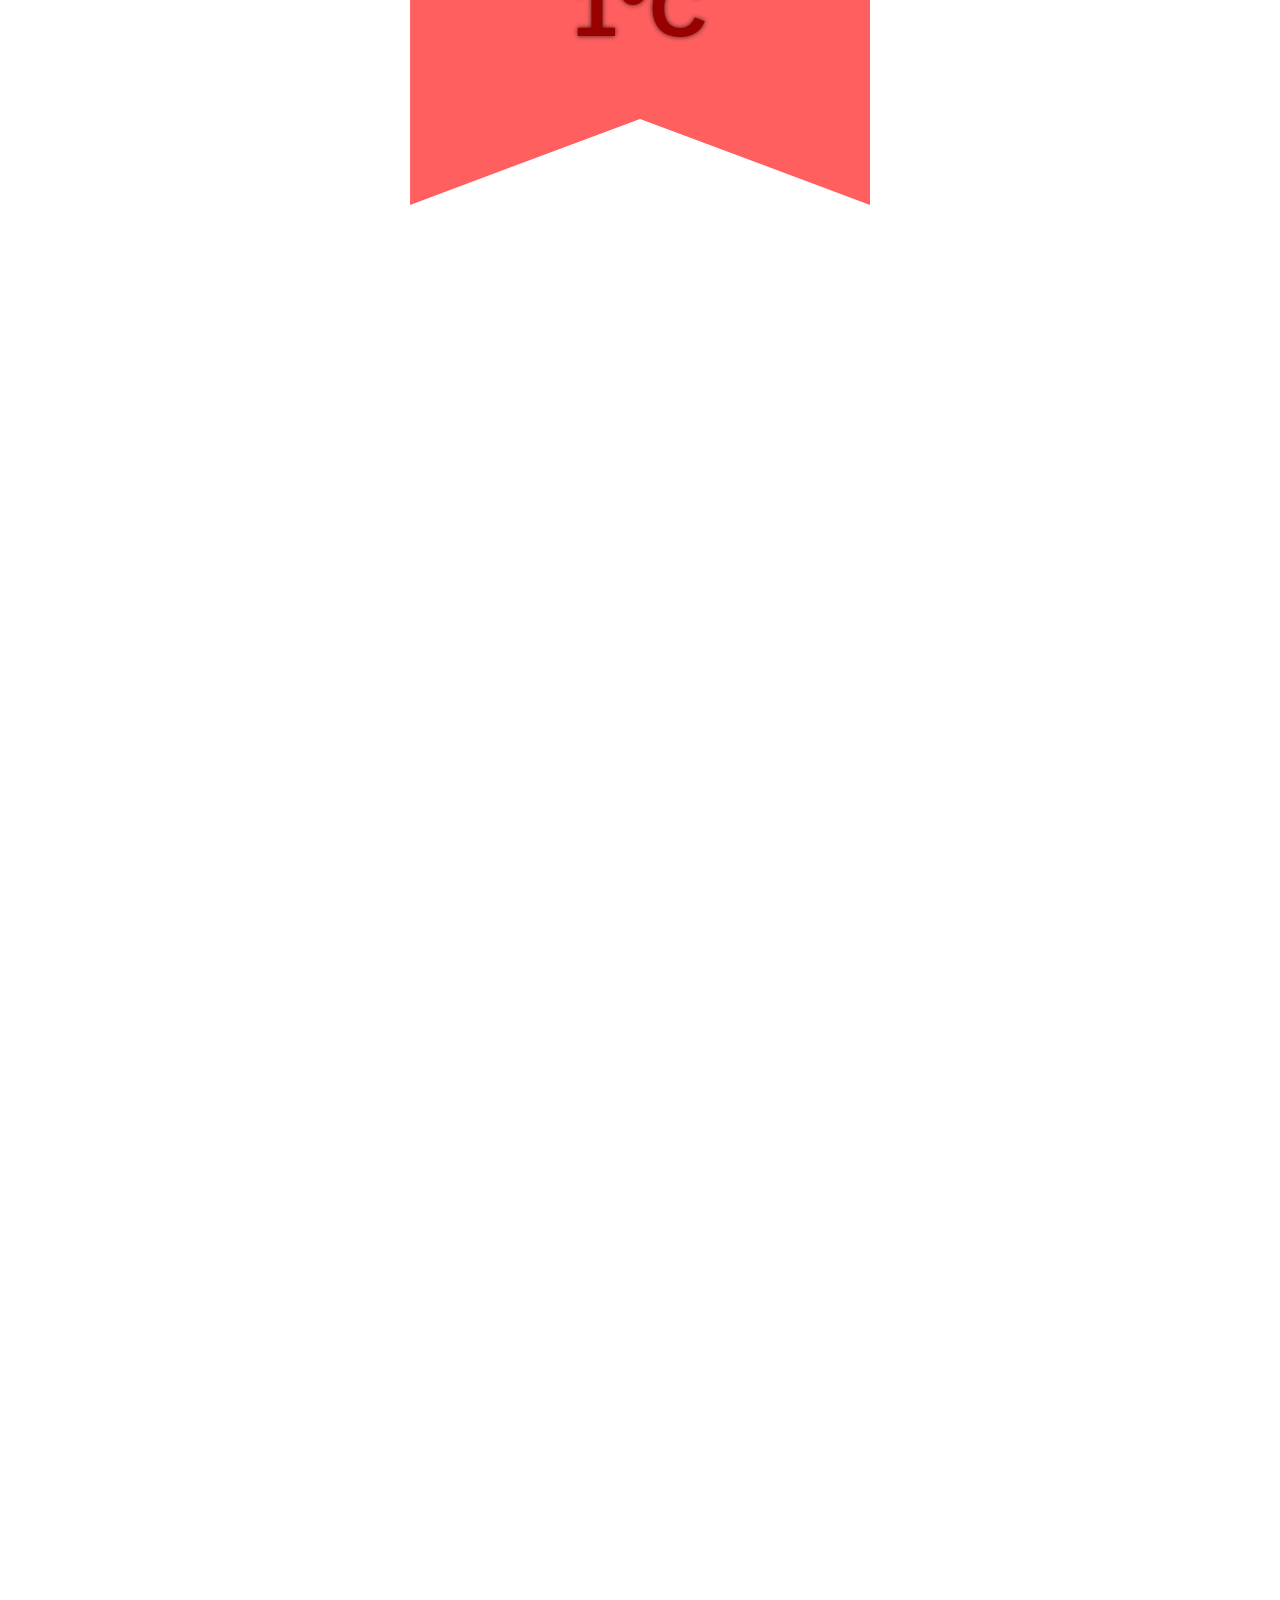
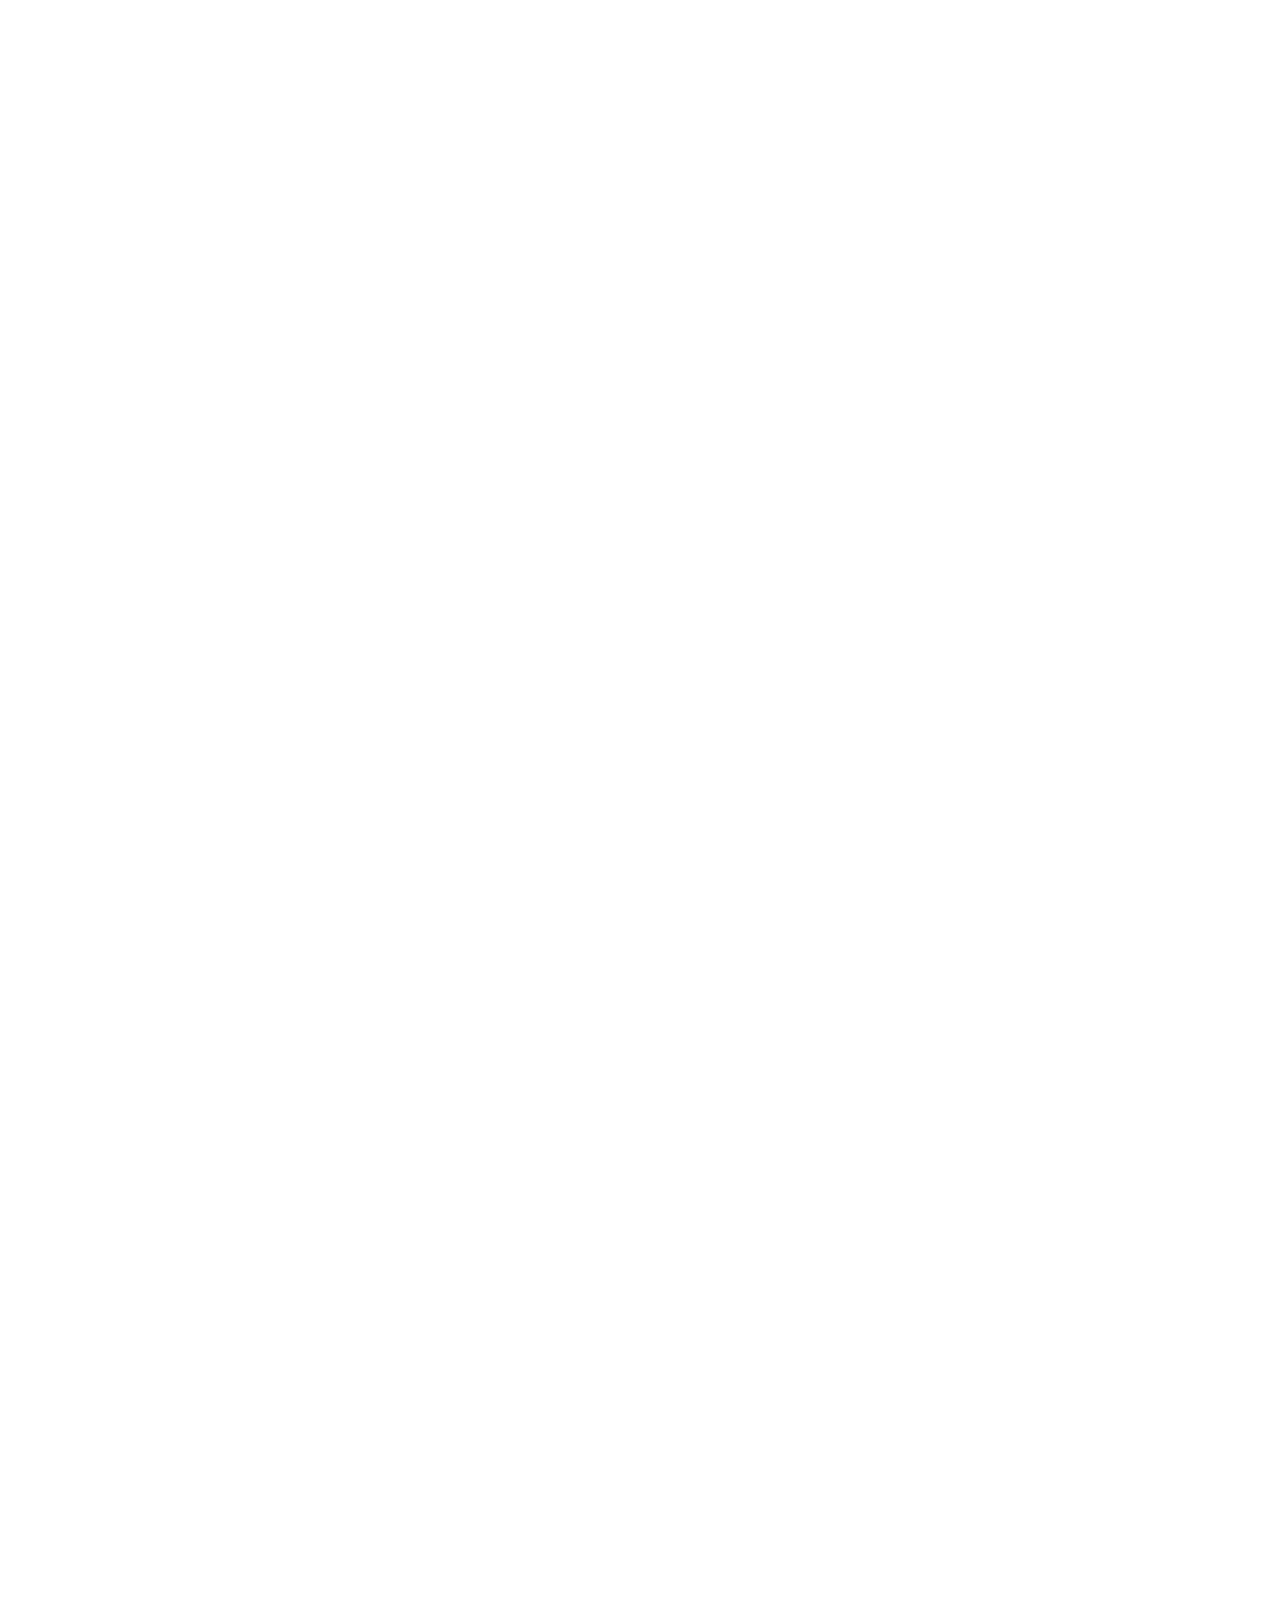
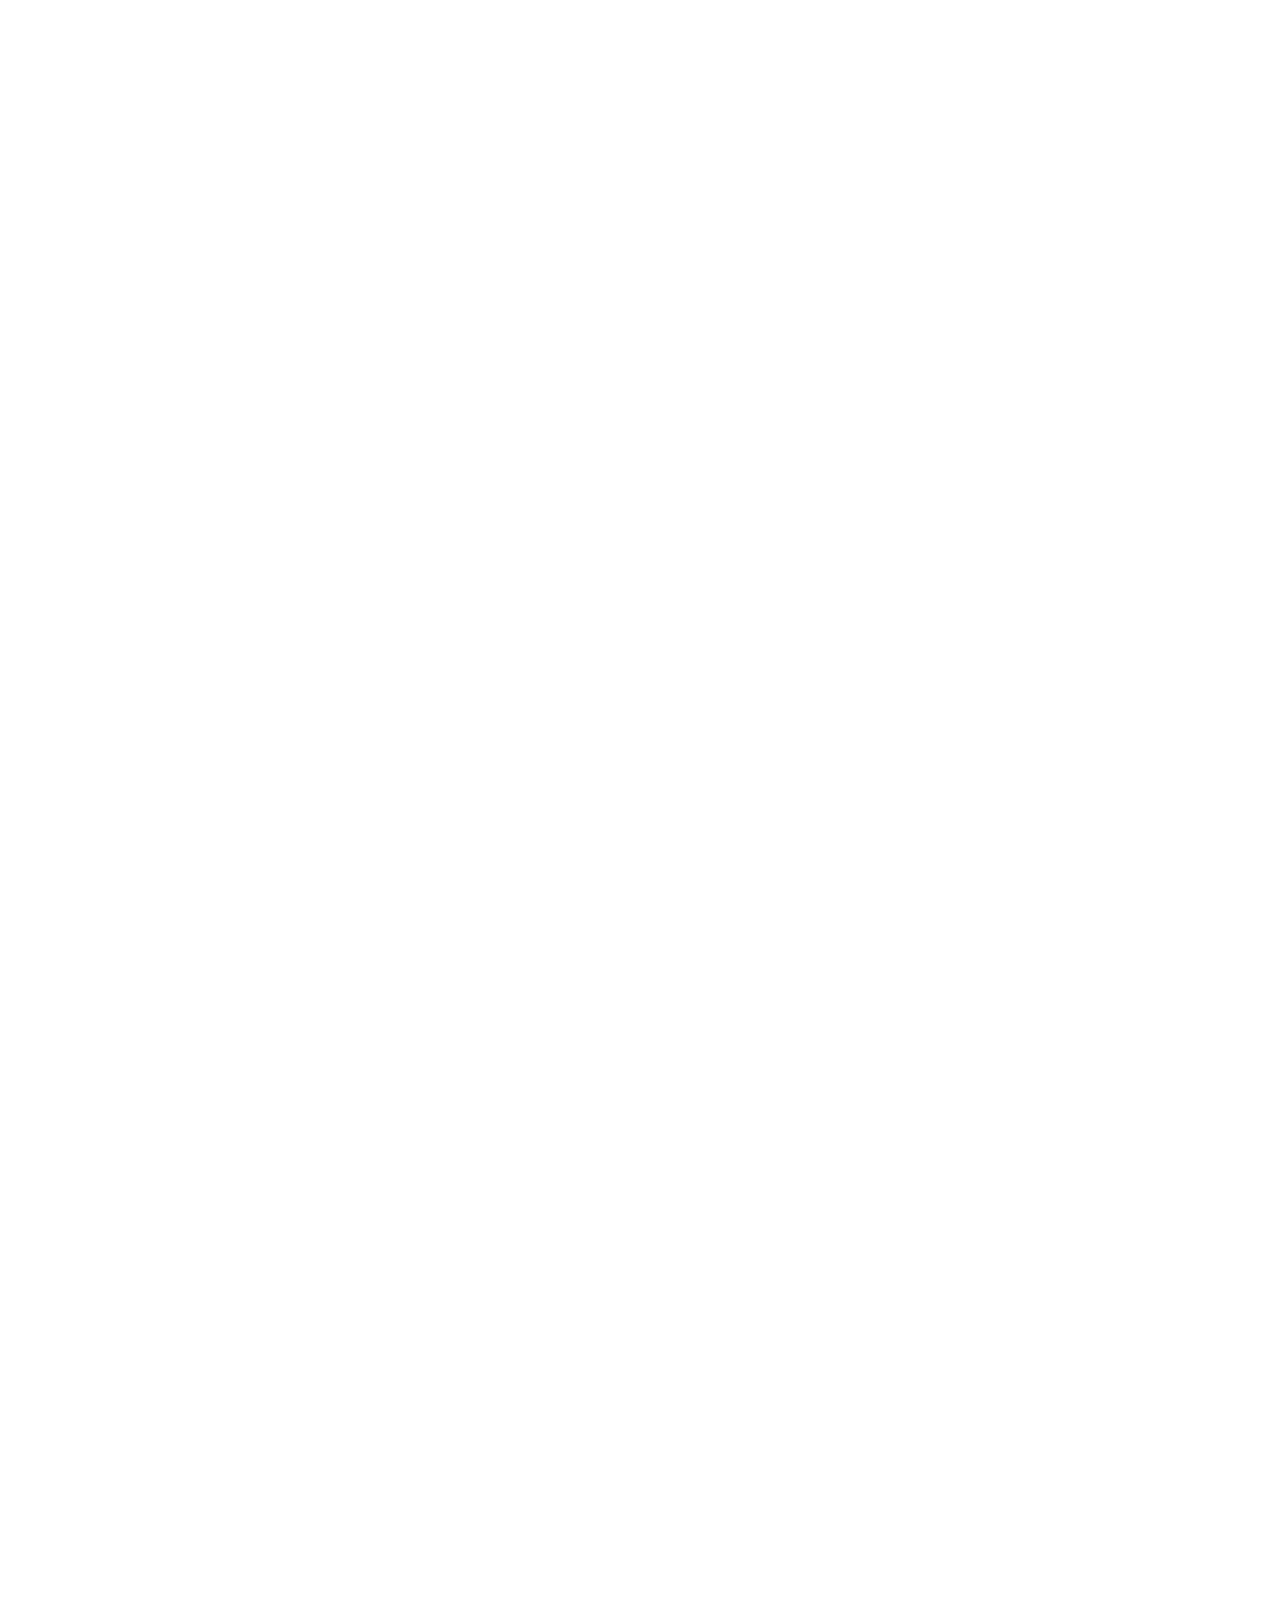
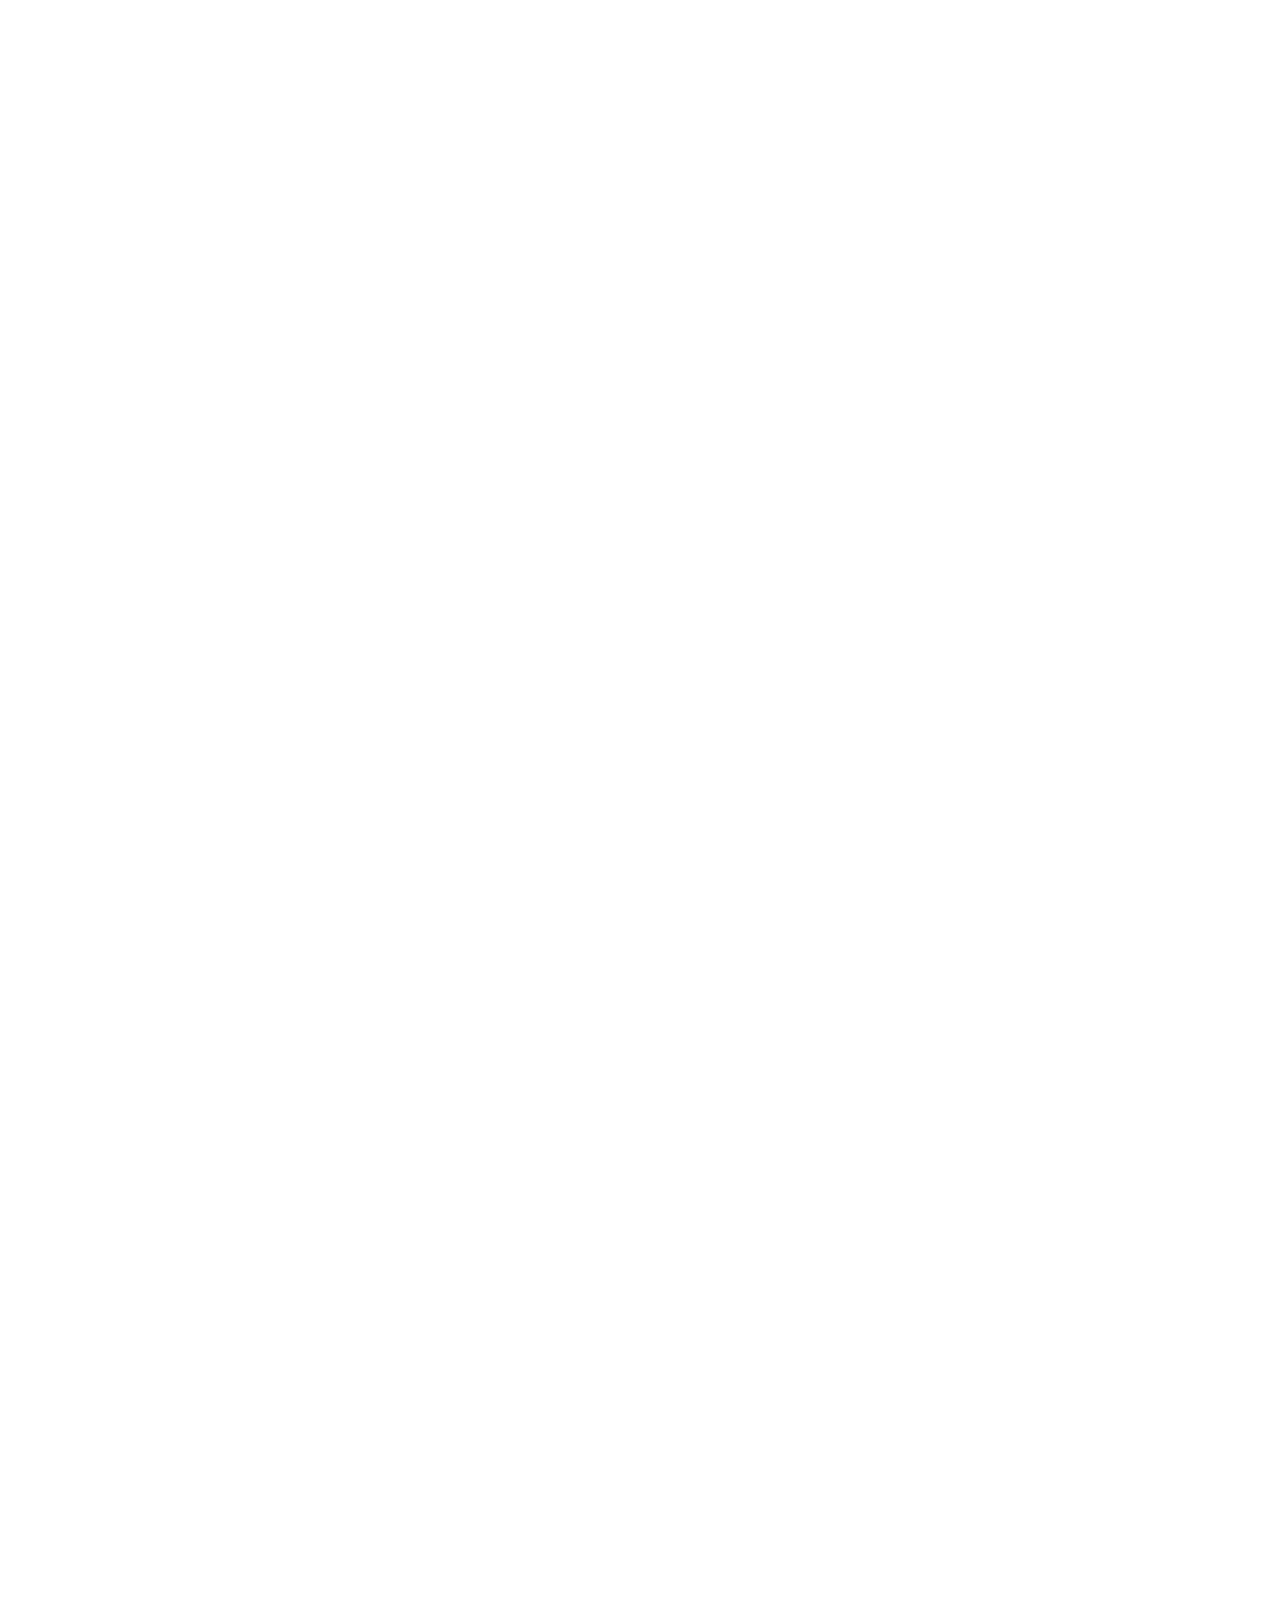
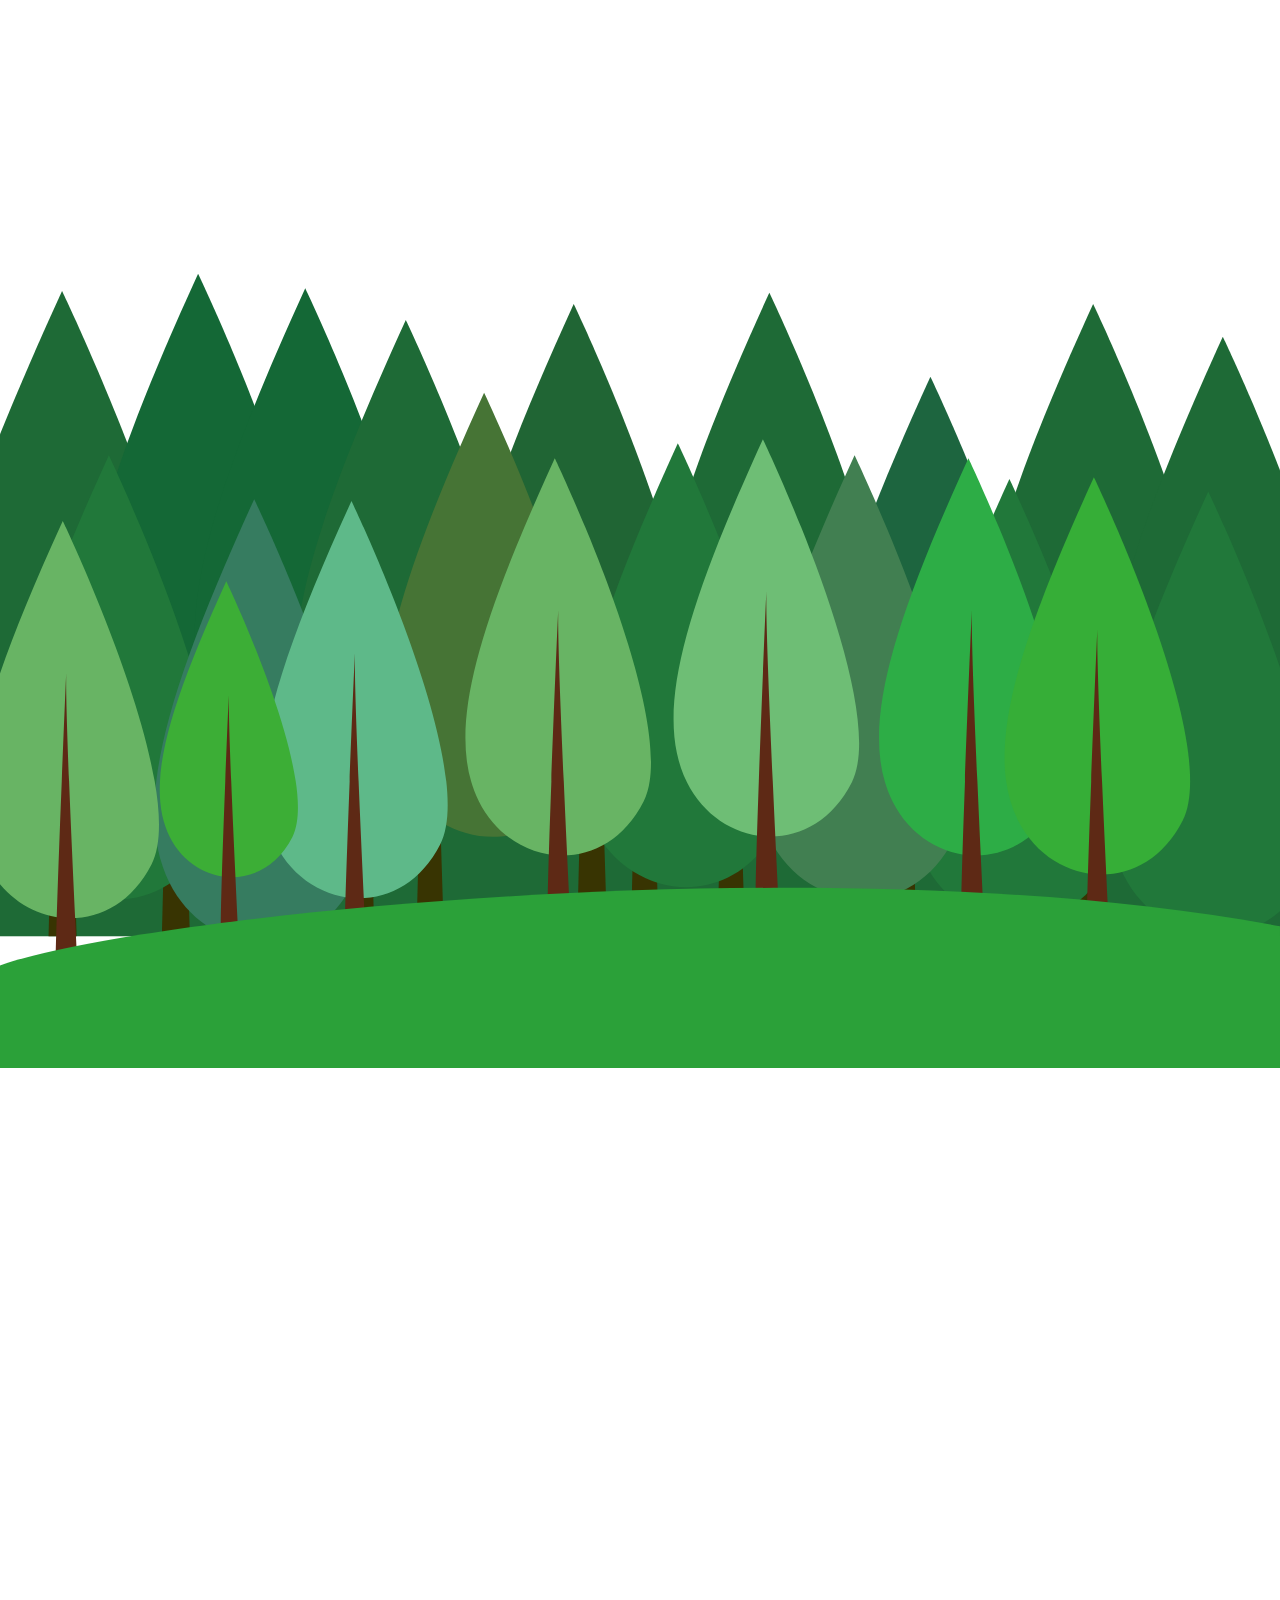
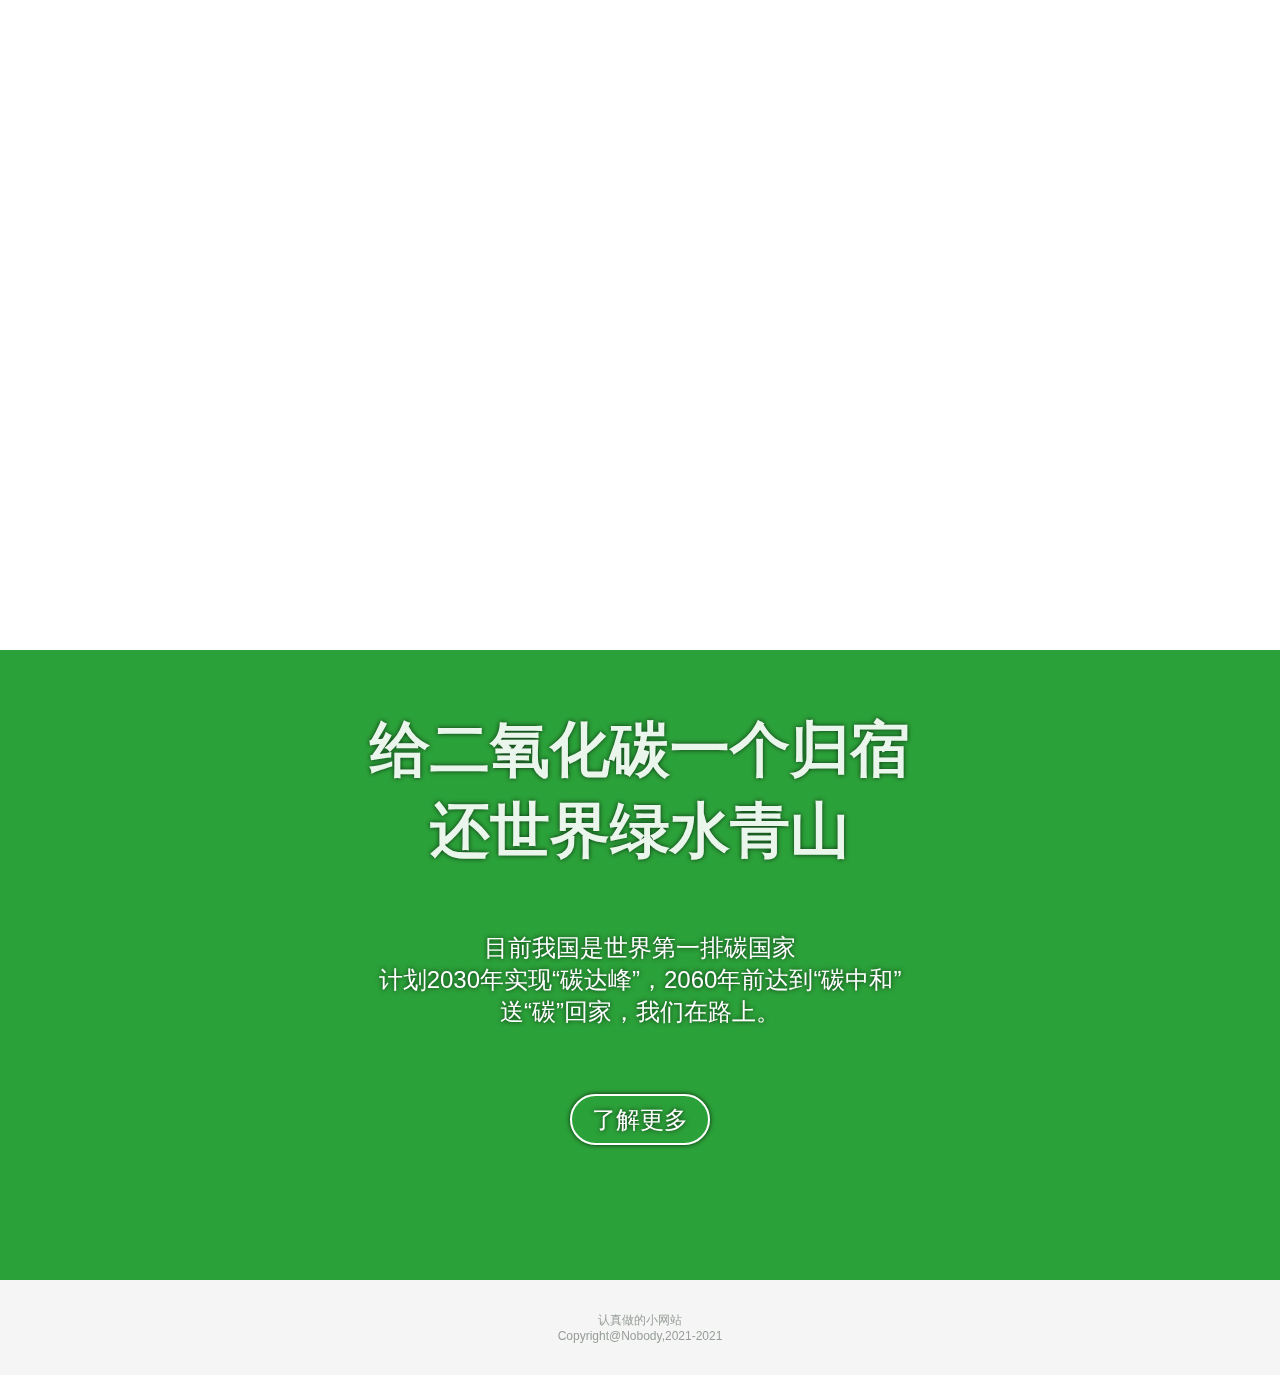
<file: html/home.html>
<!DOCTYPE html>
<head>
    <meta charset="UTF-8" />
    <link rel="stylesheet" type="text/css" href="../css/theme.css">
    <link rel="preconnect" href="https://fonts.gstatic.com"> 
    <link href="https://fonts.googleapis.com/css2?family=Playfair+Display&display=swap" rel="stylesheet">
    <link rel="preconnect" href="https://fonts.gstatic.com"> 
    <link href="https://fonts.googleapis.com/css2?family=Merriweather&display=swap" rel="stylesheet">
</head>


<body>
    <div class="nav" style="position:absolute;top:0;">
        <a href="#">
            <span class="logo">
                <img src="../images/logo4.png" width='80' height='60'">
            </span>
        </a>
        <ul class="nav" >
            <li><a class="item" id="active" href="./home.html">主页</a></li>
            <li><a class="item" href="./more.html">了解更多</a></li>
            <li><a class="item" href="./passage.html">相关内容</a></li>
            <li><a class="item" href="./about.html">关于我们</a></li>
        </ul>
    </div>
    <div>
        <div style="height:3800px;margin-top: 0;">
            <div id="test" style="height:100vh;background-color: rgb(190, 190, 190);position:sticky;top:0;overflow: hidden;">
                <img id="fs" src="../images/factory/facsky.svg" style="position:absolute;width:100%;top: 0;">
                <div style="text-align:center;position:absolute;top:25vh;left:20%;right: 20%;">
                    <span style="color:#fff;font-size:30px;text-shadow: 0 0 5px rgba(0, 0, 0, 0.76);">我们的小故事</br></span>
                    <span class="heading" style="color:rgb(255, 255, 255);font-size:60px;font-weight: bold;text-shadow: 0 0 5px rgba(0, 0, 0, 0.76);">二氧化碳的冒险</br></span>
                    <span style="color:rgb(255, 255, 255);font-size:18px;font-weight: lighter;text-shadow: 0 0 5px rgba(0, 0, 0, 0.76);">这是一个关于二氧化碳的小故事，或者说都算不上是故事，只是一个小小的介绍。我们希望通过这个小故事，您能了解到碳中和提出的背景是什么？这些碳从哪来？会造成什么危害？我们应该如何实现碳中和？等等等等。如果您有一点兴趣，就请向下滑动吧</span>
                </div>
                <img id="f1" src="../images/factory/fac1.svg" style="position:absolute;width:100%;bottom: 0;">
                <img id="f2" src="../images/factory/fac2.svg" style="position:absolute;width:100%;bottom: 0;">
                <img id="f3" src="../images/factory/fac31.svg" style="position:absolute;width:100%;bottom: 0;">
                <img id="smoke" src="../images/factory/fac32.svg" style="position:absolute;width:100%;opacity: 0;bottom: 0;">
                <img id="co2f" src="../images/single/co2.svg" style="position:absolute;height: 10vh;top:5vh;right: -10vh;">
                <img id="w1" src="../images/word/w1.svg" style="position:absolute;height: 15vh;top:5vh;right: 35vh;opacity: 0;">
                <img id="car" src="../images/single/car.svg" style="position:absolute;width:20%;bottom: 0;left:-25%;">
            </div>
        </div>
        <div style="height:13000px;margin-top: 0;margin-top: -450vh;">
            <div id="div5" style="height:100vh;position:sticky;top:0;overflow: hidden;opacity: 0;">
                <img src="../images/life/lsky.svg" style="position:absolute;width: 100%;top:0;">
            </div>
            <div id="div4" style="height:100vh;position:sticky;top:0;overflow: hidden;opacity: 0;">
                <img src="../images/farm/farm1.svg" style="position:absolute;width: 100%;top: 0;">
                <img src="../images/farm/farm2.svg" style="position:absolute;width: 100%;bottom: 0;">
            </div>
            <div id="div3" style="height:100vh;position:sticky;top:0;overflow: hidden;">
                <img src="../images/life/bg.svg" style="position:absolute;width: 100%;bottom: -10vh;">
                <img src="../images/life/f.svg" style="position:absolute;width: 100%;bottom: 0;">
                <img id="co2l" src="../images/single/co2.svg" style="position:absolute;height: 10vh;top:5vh;left: -10vh;">
                <img id="w2" src="../images/word/w2.svg" style="position:absolute;height: 15vh;top:45vh;left: 10vh;opacity: 1;">
            </div>
            <div style="height:100vh;position:sticky;top:0;overflow: hidden;">
                <div style="opacity:1;width:100%;position:absolute;height: 100vh;text-align: left;left: 40%;top: 10vh;">
                    <span id="s1" style="color:rgb(34, 34, 34);font-size:60px;font-weight: bold;text-shadow: 0 0 5px rgba(0, 0, 0, 0.5);opacity: 0;">生产生活</span>
                    <span id="s2" style="color:rgb(34, 34, 34);font-size:60px;font-weight: bold;text-shadow: 0 0 5px rgba(0, 0, 0, 0.5);opacity: 0;">畜牧养殖</br></span>
                    <span id="s3" style="color:rgb(34, 34, 34);font-size:60px;font-weight: bold;text-shadow: 0 0 5px rgba(0, 0, 0, 0.5);opacity: 0;">等都会产生间接碳排放</br></span>
                </div>
            </div>
            <div id="div7" style="height:100vh;position:sticky;top:0;overflow: hidden;-webkit-backdrop-filter: blur(10px);backdrop-filter: blur(10px);">
            </div>
            <div id="div6" style="height:100vh;position:sticky;top:100vh;overflow: hidden;">
                <img src="../images/single/up.svg" style="position:absolute;height:100vh;width:100%;">
                <div style="opacity:1;width:100%;position:absolute;height: 100vh;text-align: center;padding: 30vh 0;margin: auto;">
                    <span style="color:rgb(255, 255, 255);font-size:60px;font-weight: lighter;text-shadow: 0 0 5px rgba(0, 0, 0, 0.76);">二十世纪以来</br></span>
                    <span style="color:rgb(255, 255, 255);font-size:60px;font-weight: bold;;text-shadow: 0 0 5px rgba(0, 0, 0, 0.76);">全球平均气温</br></span>
                    <span style="color:rgb(255, 255, 255);font-size:60px;font-weight: bold;;text-shadow: 0 0 5px rgba(0, 0, 0, 0.76);">上升了约</br></span>
                    <span style="color:rgb(153, 0, 0);font-size:80px;font-weight: bold;text-shadow: 0 0 5px rgba(0, 0, 0, 0.76);">1°C</br></span>
                </div>
            </div>
        </div>
        <div style="height:13000px;margin-top: 0;margin-top: -13000px;">
            <div id="div2" style="height:100vh;position:sticky;top:0;overflow: hidden;-webkit-backdrop-filter: blur(0px);backdrop-filter: blur(0px);">
                <img id="smr" src="../images/smoke/sm1.svg" style="position:absolute;width: 100%;right: -100%;">
                <img id="sml" src="../images/smoke/sm2.svg" style="position:absolute;width: 100%;left: -100%;">
                <div id="t1" style="opacity:0;width:100%;height: 100vh;position: absolute;top:0;text-align: center;-webkit-backdrop-filter: blur(20px);backdrop-filter: blur(20px);padding: 27vh 0;margin: auto;">
                    <span style="color:rgb(40, 40, 40);font-size:60px;font-weight: bold;text-shadow: 0 0 5px rgba(0, 0, 0, 0.76);">2019年</br></span>
                    <span style="color:rgb(40, 40, 40);font-size:60px;font-weight: lighter;;text-shadow: 0 0 5px rgba(0, 0, 0, 0.76);">全球共排放了</br></span>
                    <span style="color:rgb(153, 0, 0);font-size:80px;font-weight: bold;text-shadow: 0 0 5px rgba(0, 0, 0, 0.76);">591亿吨二氧化碳当量</br></span>
                    <span style="color:rgb(40, 40, 40);font-size:80px;font-weight: lighter;text-shadow: 0 0 5px rgba(0, 0, 0, 0.76);">的温室气体</br></span>
                </div>
                <div id="t2" style="opacity:0;width:100%;height: 100vh;position: absolute;top:0;text-align: center;-webkit-backdrop-filter: blur(20px);backdrop-filter: blur(20px);padding: 27vh 0;margin: auto;">
                    <span style="color:rgb(40, 40, 40);font-size:60px;font-weight: bold;text-shadow: 0 0 5px rgba(0, 0, 0, 0.76);">其中</br></span>
                    <span style="color:rgb(153, 0, 0);font-size:80px;font-weight: bold;text-shadow: 0 0 5px rgba(0, 0, 0, 0.76);">化石燃料燃烧</br></span>
                    <span style="color:rgb(40, 40, 40);font-size:60px;font-weight: lighter;;text-shadow: 0 0 5px rgba(0, 0, 0, 0.76);">是最主要的</br></span>
                    <span style="color:rgb(40, 40, 40);font-size:80px;font-weight: lighter;text-shadow: 0 0 5px rgba(0, 0, 0, 0.76);">直接排放方式</span>
                </div>
            </div>
        </div>
        <div id="div8" style="height:4000px;margin-top: -400vh;opacity: 0;">
            <div style="height:100vh;background-color: rgb(186, 218, 226);position:sticky;top: 0px;padding: 0;margin: 0;">
                <div style="opacity:1;width:100%;position:absolute;height: 100vh;text-align: left;left: 20%;top: 18vh;">
                    <span style="color:rgb(34, 34, 34);font-size:60px;font-weight: bold;text-shadow: 0 0 5px rgba(0, 0, 0, 0.5);">而全球变暖导致了</br></span>
                    <span style="color:rgb(34, 34, 34);font-size:60px;font-weight: bold;text-shadow: 0 0 5px rgba(0, 0, 0, 0.5);">&nbsp&nbsp&nbsp冰川消融、海平面升高、</br></span>
                    <span style="color:rgb(34, 34, 34);font-size:60px;font-weight: bold;text-shadow: 0 0 5px rgba(0, 0, 0, 0.5);">&nbsp&nbsp&nbsp&nbsp&nbsp&nbsp&nbsp&nbsp&nbsp极端天气等一系列</br></span>
                    <span style="color:rgb(153, 0, 0);font-size:60px;font-weight: bold;text-shadow: 0 0 5px rgba(0, 0, 0, 0.5);">&nbsp&nbsp&nbsp&nbsp&nbsp&nbsp&nbsp&nbsp&nbsp&nbsp&nbsp&nbsp&nbsp&nbsp&nbsp&nbsp严重后果</br></span>
                </div>
                <img id="ice1" src="../images/ice/ice1.svg" style="position:absolute;width:100%;bottom: 0vh;">
                <img id="ice2" src="../images/ice/ice2.svg" style="position:absolute;width:100%;bottom: 0vh;left:-12%">
                <img id="icesea" src="../images/ice/icesea.svg" style="position:absolute;width:100%;bottom: 0vh;">
                <img id="co2ice" src="../images/single/co2.svg" style="position:absolute;height: 10vh;top:10vh;right: -10vh;">
                <img id="w3" src="../images/word/w3.svg" style="position:absolute;height: 15vh;top:15vh;right: 33vh;opacity: 1;">
            </div>
        </div>
        <div style="height:3000px;margin-top: -300vh;opacity: 1;">
            <div id="div9" style="height:100vh;background-color: rgb(144, 233, 255, 0);position:sticky;top: 0px;padding: 0;margin: 0;">
                <div id="t3" style="opacity:0;width:100%;position:absolute;height: 100vh;text-align: center;padding: 10vh 0;margin: auto;">
                    <span style="color:rgb(255, 255, 255);font-size:60px;font-weight: bold;;text-shadow: 0 0 5px rgba(0, 0, 0, 0.76);">植树造林、低碳生活</br></span>
                    <span style="color:rgb(255, 255, 255);font-size:60px;font-weight: bold;;text-shadow: 0 0 5px rgba(0, 0, 0, 0.76);">是实现碳中和的路上我们能做的</br></span>
                </div>
                <img id="fo1" src="../images/forest/for1.svg" style="position:absolute;width:100%;bottom: -90vh;">
                <img id="fo2" src="../images/forest/for2.svg" style="position:absolute;width:100%;bottom: -94vh;">
                <img id="fo3" src="../images/forest/for3.svg" style="position:absolute;width:100%;bottom: -98vh;">
                <img id="fo4" src="../images/forest/for4.svg" style="position:absolute;width:100%;bottom: -102vh;">
                <img id="bike" src="../images/single/bike.svg" style="position:absolute;width:20%;bottom: 50px;transform:scaleX(-1);right:-30%">
                <img id="co2fo" src="../images/single/co2.svg" style="position:absolute;height: 10vh;bottom:20vh;left: -10vh;">
                <img id="w5" src="../images/word/w5.svg" style="position:absolute;height: 15vh;top:45vh;left: 10vh;opacity: 0;">
            </div>
        </div>
        <div style="height:70vh;background-color: rgb(43, 161, 57);">
            <div style="opacity:1;width:100%;position:absolute;text-align: center;">
                <p style="color:rgb(255, 255, 255);font-size:60px;font-weight: bolder;text-shadow: 0 0 5px rgba(0, 0, 0, 0.76);">给二氧化碳一个归宿</br>还世界绿水青山</p>
                <span style="color:rgb(255, 255, 255);font-size:24px;text-shadow: 0 0 5px rgba(0, 0, 0, 0.76);">目前我国是世界第一排碳国家</br></span>
                <span style="color:rgb(255, 255, 255);font-size:24px;text-shadow: 0 0 5px rgba(0, 0, 0, 0.76);">计划2030年实现“碳达峰”，2060年前达到“碳中和”</br></span>
                <span style="color:rgb(255, 255, 255);font-size:24px;text-shadow: 0 0 5px rgba(0, 0, 0, 0.76);">送“碳”回家，我们在路上。</br></span>
                <p style="padding: 20px;"></p>
                    <a href="./more.html">
                        <span class="round">了解更多</span>
                    </a>
                </p>
            </div>
            
        </div>
        
    </div>
    <div class="foot">
        <p>认真做的小网站</br>Copyright@Nobody,2021-2021</p>
    </div>

    <script>
        var smoke = document.getElementById('smoke')
        document.addEventListener('scroll', function(){
            var scrolled = document.documentElement.scrollTop
            console.log(scrolled)
            // test.style.setProperty("background-color", "rgb("+(57+143*getnum(0, 500, scrolled))+","+(159+41*getnum(0, 500, scrolled))+","+(99+101*getnum(0, 500, scrolled))+")")
            smoke.style.setProperty("opacity", 0.8*getnum(500, 1000, scrolled))
            f1.style.setProperty("bottom", (-4*(1-getnum(60, 500, scrolled)))+"vh")
            f2.style.setProperty("bottom", (-8*(1-getnum(60, 500, scrolled)))+"vh")
            f3.style.setProperty("bottom", (-12*(1-getnum(60, 500, scrolled)))+"vh")
            co2f.style.setProperty("right", (-10+30*getnum(800, 1500, scrolled))+"vh")
            co2f.style.setProperty("top", (5+5*getnum(800, 1500, scrolled))+"vh")
            car.style.setProperty("left", (-25+90*getnum(1600, 3000, scrolled))+"%")
            w1.style.setProperty("opacity", getnum(1600, 2000, scrolled))
            smr.style.setProperty("right", (-100+100*getnum2(2500, 3000, 5000, 5500, scrolled))+"%")
            sml.style.setProperty("left", (-100+100*getnum2(2500, 3000, 5000, 5500, scrolled))+"%")
            div2.style.setProperty("-webkit-backdrop-filter", "blur("+50*getnum2(2500, 3000, 5000, 5500, scrolled)+"px)")
            div2.style.setProperty("backdrop-filter", "blur("+50*getnum2(2500, 3000, 5000, 5500, scrolled)+"px)")
            div2.style.setProperty("background-color", "rgb(226, 226, 226, "+getnum2(2500, 3000, 5000, 5500, scrolled)*0.8+")")
            t1.style.setProperty("opacity", getnum2(3100, 3600, 3800, 4300, scrolled))
            t2.style.setProperty("opacity", getnum2(3800, 4300, 4500, 5000, scrolled))
            div3.style.setProperty("opacity",getnum2(2500, 3000, 7800, 7900, scrolled))
            div5.style.setProperty("opacity",getnum(2500, 3000, scrolled))
            co2l.style.setProperty("left", (-10+60*getnum(5600, 6000, scrolled))+"vh")
            co2l.style.setProperty("top", (25+25*getnum(5600, 6000, scrolled))+"vh")
            w2.style.setProperty("opacity", getnum(6000, 6500, scrolled))
            s1.style.setProperty("opacity", getnum(6500, 7200, scrolled))
            s2.style.setProperty("opacity", getnum(7500, 8200, scrolled))
            s3.style.setProperty("opacity", getnum(8000, 8700, scrolled))
            div3.style.setProperty("transform","scale"+"("+(1+17*getnum2(7200, 7800, 7900, 8000, scrolled))+")")
            div4.style.setProperty("opacity",getnum(7200, 7800, scrolled))
            div7.style.setProperty("-webkit-backdrop-filter", "blur("+20*getnum(8800, 9000, scrolled)+"px)")
            div7.style.setProperty("backdrop-filter", "blur("+20*getnum(8800, 9000, scrolled)+"px)")
            div6.style.setProperty("top",(100*(1-getnum(8800, 9300, scrolled)))+"vh")
            div6.style.setProperty("transform","scale"+"("+(1+20*getnum2(9600, 10000, 10010, 10120, scrolled))+")")
            div6.style.setProperty("opacity",(1-getnum(10000, 10001, scrolled)))
            div8.style.setProperty("opacity",getnum(9700, 10000, scrolled))
            ice2.style.setProperty("left", (-12+2*getnum(10000, 11000, scrolled))+"%")
            if (scrolled > 11000) ice2.style.setProperty("left", (-10+50*getnum(11000, 12000, scrolled))+"%")
            co2ice.style.setProperty("right", (-10+30*getnum(10000, 11000, scrolled))+"vh")
            co2ice.style.setProperty("top", (10+10*getnum(10000, 11000, scrolled))+"vh")
            w3.style.setProperty("opacity", getnum(11000, 11400, scrolled))
            fo1.style.setProperty("bottom", -90*(1-getnum(11200, 12200, scrolled))+"vh")
            fo2.style.setProperty("bottom", -98*(1-getnum(11200, 12200, scrolled))+"vh")
            fo3.style.setProperty("bottom", -106*(1-getnum(11200, 12200, scrolled))+"vh")
            fo4.style.setProperty("bottom", -110*(1-getnum(11200, 12200, scrolled))+"vh")
            div9.style.setProperty("background-color", "rgb(144, 233, 255, "+getnum(11800, 12200, scrolled)+")")
            bike.style.setProperty("right", -30+70*getnum(12200, 13200, scrolled)+"%")
            co2fo.style.setProperty("left", (-10+58*getnum(11800, 12200, scrolled))+"vh")
            co2fo.style.setProperty("bottom", (20+20*getnum(11800, 12200, scrolled))+"vh")
            w5.style.setProperty("opacity", getnum(12200, 12800, scrolled))
            t3.style.setProperty("opacity", getnum(11800, 12200, scrolled))
        })
    
        function getnum(start, end, now){
            if (now < start) return 0
            if (now > end) return 1
            return (now - start)/(end-start)
        }

        function getnum2(start1, end1, start2, end2, now){
            if (now < start1) return 0
            if (now > start1 && now < end1) return (now - start1)/(end1-start1)
            if (now > end1 && now < start1) return 1
            if (now > start2 && now < end2) return (end2 - now)/(end2-start2)
            if (now > end2) return 0
        }

        function gettime(){
            return 100
        }
    </script>
    
</body>
</file>
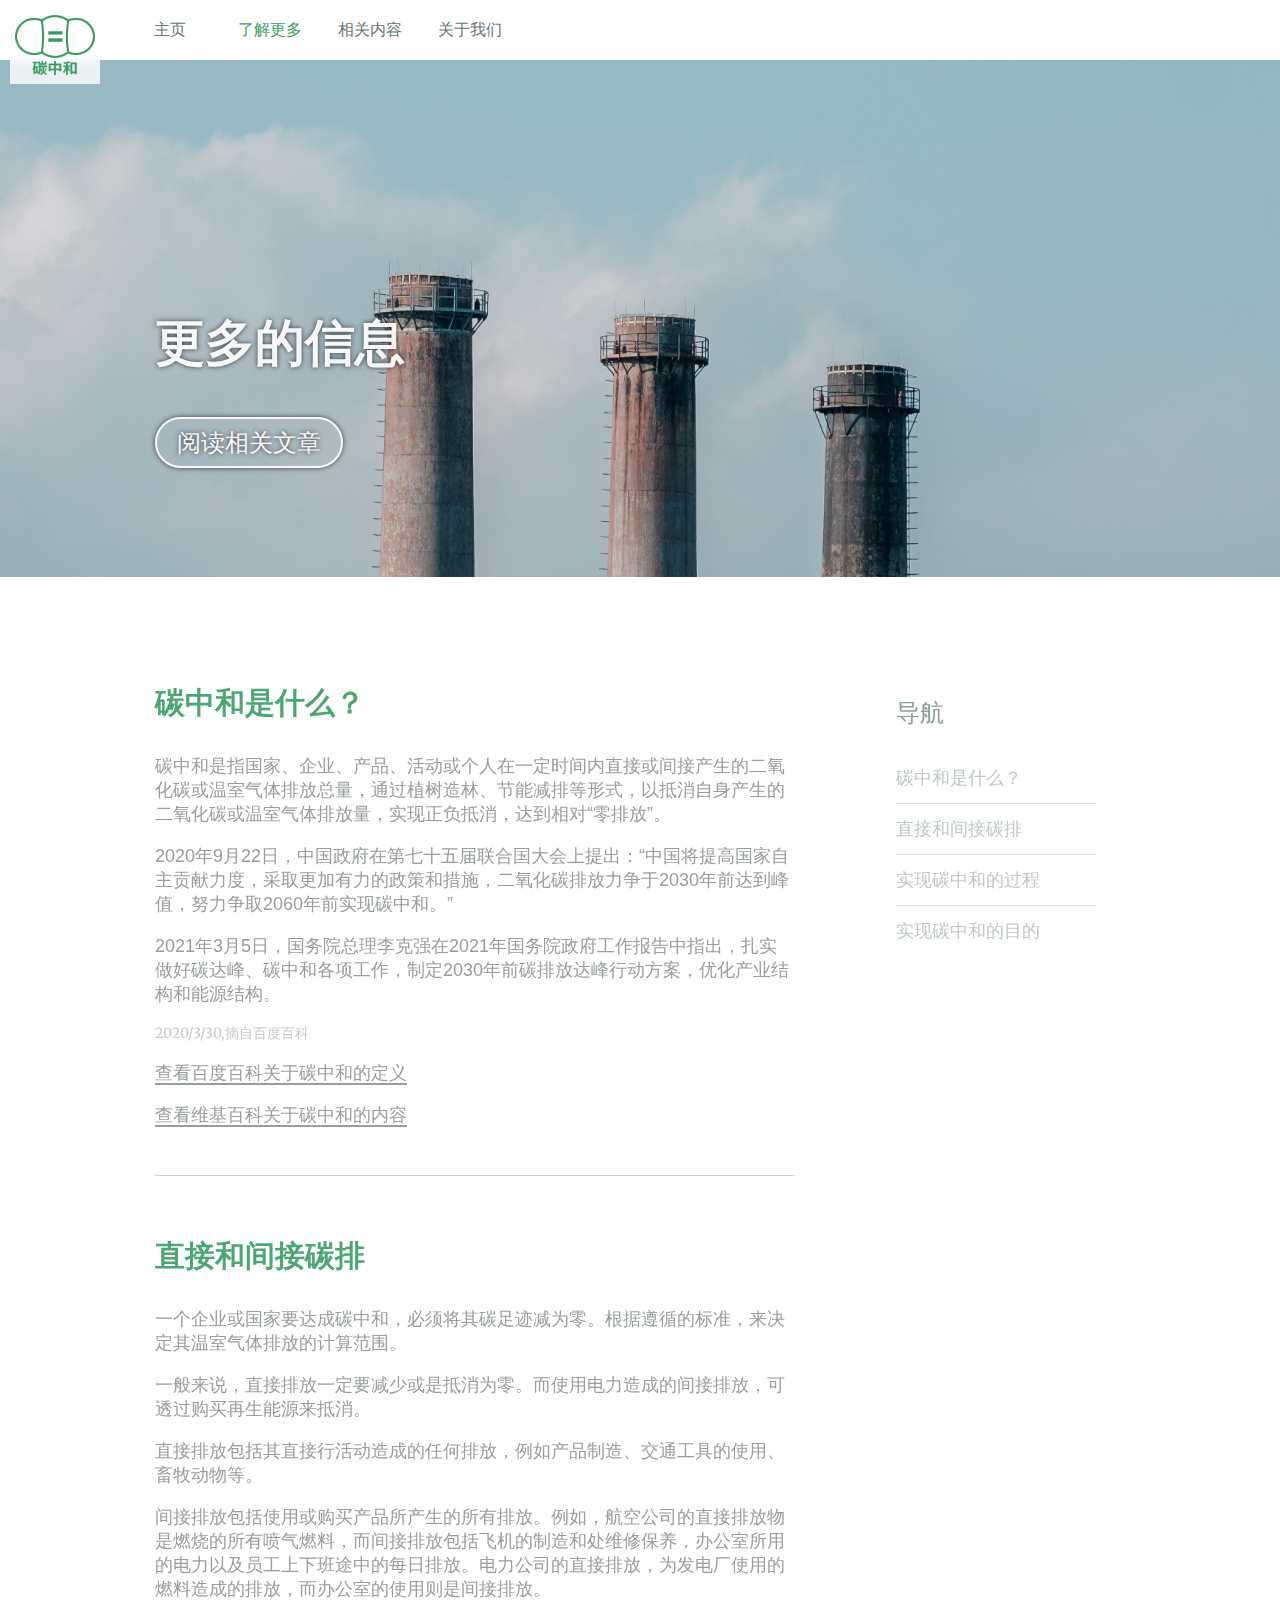
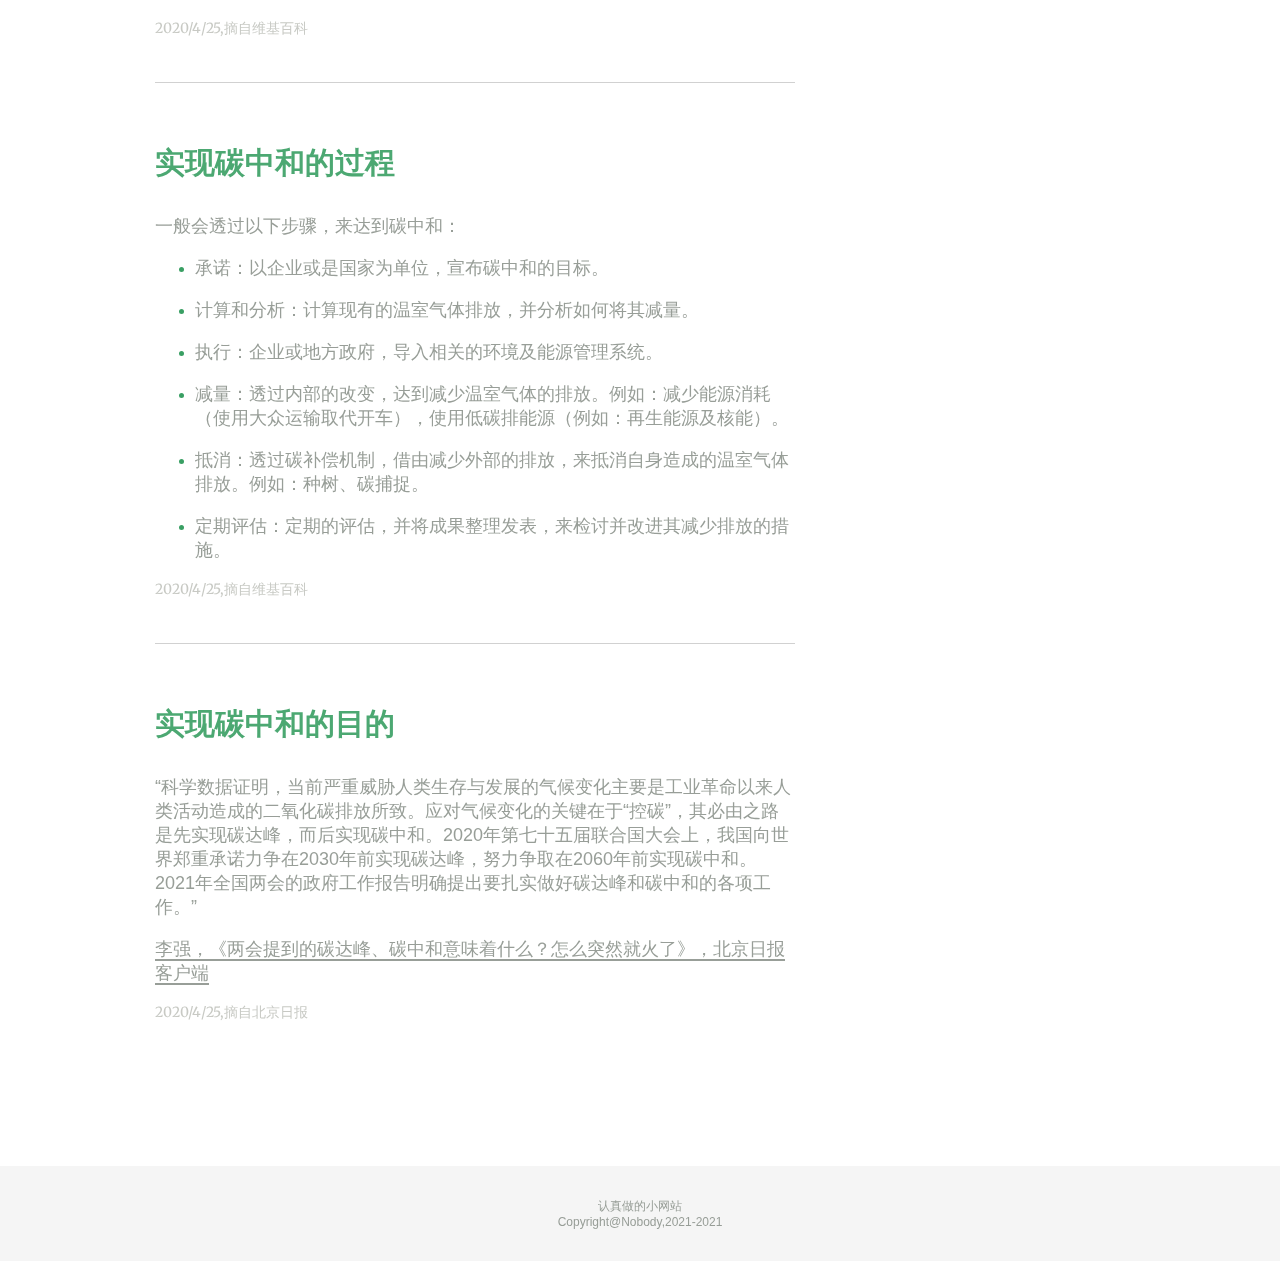
<file: html/more.html>
<!DOCTYPE html>
<head>
    <meta charset="UTF-8" />
    <link rel="stylesheet" type="text/css" href="../css/theme.css">
    <link rel="preconnect" href="https://fonts.gstatic.com"> 
    <link href="https://fonts.googleapis.com/css2?family=Playfair+Display&display=swap" rel="stylesheet">
    <link rel="preconnect" href="https://fonts.gstatic.com"> 
    <link href="https://fonts.googleapis.com/css2?family=Merriweather&display=swap" rel="stylesheet">
</head>

<body>
    <div class="nav">
        <a href="#">
            <span class="logo">
                <img src="../images/logo4.png" width='80' height='60'">
            </span>
        </a>
        <ul class="nav">
            <li><a class="item" href="./home.html">主页</a></li>
            <li><a class="item" id="active" href="./more.html">了解更多</a></li>
            <li><a class="item" href="./passage.html">相关内容</a></li>
            <li><a class="item" href="./about.html">关于我们</a></li>
        </ul>
    </div>

    <a name="s2" href="#s2">
        <div class="page_title" style="background-image: url(../images/bg2.jpg);">
            <p class="heading">更多的信息</p>
            <p>
                <a href="./passage.html">
                    <span class="round">阅读相关文章</span>
                </a>
            </p>
        </div>
    </a>

    <div id="a" class="pn_instructer" clicks="">
        <span style="font-weight: normal;font-size: 24px;line-height:60px;">导航</span>
        <span id="pn_icon">+</span>
    </div>

    <div id="b" class="page_nav">
        <ul class="page_nav">
            <li><p id="pn_text">导航</p>
            <li><a class="pn_item" href="#q3">碳中和是什么？</a></li>
            <li><a class="pn_item" href="#q1">直接和间接碳排</a></li>
            <li><a class="pn_item" href="#q2">实现碳中和的过程</a></li>
            <li><a class="pn_item" href="#q4" style="border:0;">实现碳中和的目的</a></li>
        </ul>
    </div>

    <script>
        var ins = document.getElementById("a");
        var pnv = document.getElementById("b");
        var pnicon = document.getElementById("pn_icon");
        var i = 0;
        ins.addEventListener("click", function(){
            if(i==0){
                pnv.style.height = "236px"; /*32+51*条目数*/
                pnicon.style.transform = "rotate(45deg)";
                i=1;
            } else {
                pnv.style.height = "0";
                pnicon.style.transform = "rotate(0)";
                i=0;
            }
        });
    </script>

    <div class="content_box">
        <a name="q3"></a>
            <div class="content">
                <p class="heading">碳中和是什么？</p>
                <p>碳中和是指国家、企业、产品、活动或个人在一定时间内直接或间接产生的二氧化碳或温室气体排放总量，通过植树造林、节能减排等形式，以抵消自身产生的二氧化碳或温室气体排放量，实现正负抵消，达到相对“零排放”。</p>
                <p>2020年9月22日，中国政府在第七十五届联合国大会上提出：“中国将提高国家自主贡献力度，采取更加有力的政策和措施，二氧化碳排放力争于2030年前达到峰值，努力争取2060年前实现碳中和。” </p>
                <p>2021年3月5日，国务院总理李克强在2021年国务院政府工作报告中指出，扎实做好碳达峰、碳中和各项工作，制定2030年前碳排放达峰行动方案，优化产业结构和能源结构。</p>
                <p class="date">2020/3/30,摘自百度百科</p>
                <a href="https://baike.baidu.com/item/碳中和/1019566?fr=aladdin">
                    <p>
                        <span class="emphasis">查看百度百科关于碳中和的定义</span>
                    </p>
                </a>
                <a href="https://zh.wikipedia.org/wiki/碳中和">
                    <p>
                        <span class="emphasis">查看维基百科关于碳中和的内容</span>
                    </p>
                </a>
            </div>
        </a>
        <a name="q1">
            <div class="content">
                <p class="heading">直接和间接碳排</p>
                <p>一个企业或国家要达成碳中和，必须将其碳足迹减为零。根据遵循的标准，来决定其温室气体排放的计算范围。</p>
                <p>一般来说，直接排放一定要减少或是抵消为零。而使用电力造成的间接排放，可透过购买再生能源来抵消。</p>
                <p>直接排放包括其直接行活动造成的任何排放，例如产品制造、交通工具的使用、畜牧动物等。</p>
                <p>间接排放包括使用或购买产品所产生的所有排放。例如，航空公司的直接排放物是燃烧的所有喷气燃料，而间接排放包括飞机的制造和处维修保养，办公室所用的电力以及员工上下班途中的每日排放。电力公司的直接排放，为发电厂使用的燃料造成的排放，而办公室的使用则是间接排放。</p>
                <p class="date">2020/4/25,摘自维基百科</p>
            </div>
        </a>
        <a name="q2"></a>
            <div class="content">
                <p class="heading">实现碳中和的过程</p>
                <p>一般会透过以下步骤，来达到碳中和：</p>
                <ul style="color:rgba(57,159,99,1.00);">
                    <li><p>承诺：以企业或是国家为单位，宣布碳中和的目标。</p></li>
                    <li><p>计算和分析：计算现有的温室气体排放，并分析如何将其减量。</p></li>
                    <li><p>执行：企业或地方政府，导入相关的环境及能源管理系统。</p></li>
                    <li><p>减量：透过内部的改变，达到减少温室气体的排放。例如：减少能源消耗（使用大众运输取代开车），使用低碳排能源（例如：再生能源及核能）。</p></li>
                    <li><p>抵消：透过碳补偿机制，借由减少外部的排放，来抵消自身造成的温室气体排放。例如：种树、碳捕捉。</p></li>
                    <li><p>定期评估：定期的评估，并将成果整理发表，来检讨并改进其减少排放的措施。</p></li>
                </ul>
                <p class="date">2020/4/25,摘自维基百科</p>
            </div>
        </a>
        <a name="q4"></a>
            <div name="s2" class="content" id="last">
                <p class="heading">实现碳中和的目的</p>
                <p>“科学数据证明，当前严重威胁人类生存与发展的气候变化主要是工业革命以来人类活动造成的二氧化碳排放所致。应对气候变化的关键在于“控碳”，其必由之路是先实现碳达峰，而后实现碳中和。2020年第七十五届联合国大会上，我国向世界郑重承诺力争在2030年前实现碳达峰，努力争取在2060年前实现碳中和。2021年全国两会的政府工作报告明确提出要扎实做好碳达峰和碳中和的各项工作。”</p>
                <a href="https://zh.wikipedia.org/wiki/碳中和">
                    <p>
                        <span class="emphasis">李强，《两会提到的碳达峰、碳中和意味着什么？怎么突然就火了》，北京日报客户端</span>
                    </p>
                </a>
                <p class="date">2020/4/25,摘自北京日报</p>
            </div>
        </a>
    </div>

    <div class="foot">
        <p>认真做的小网站</br>Copyright@Nobody,2021-2021</p>
    </div>
</body>
</file>
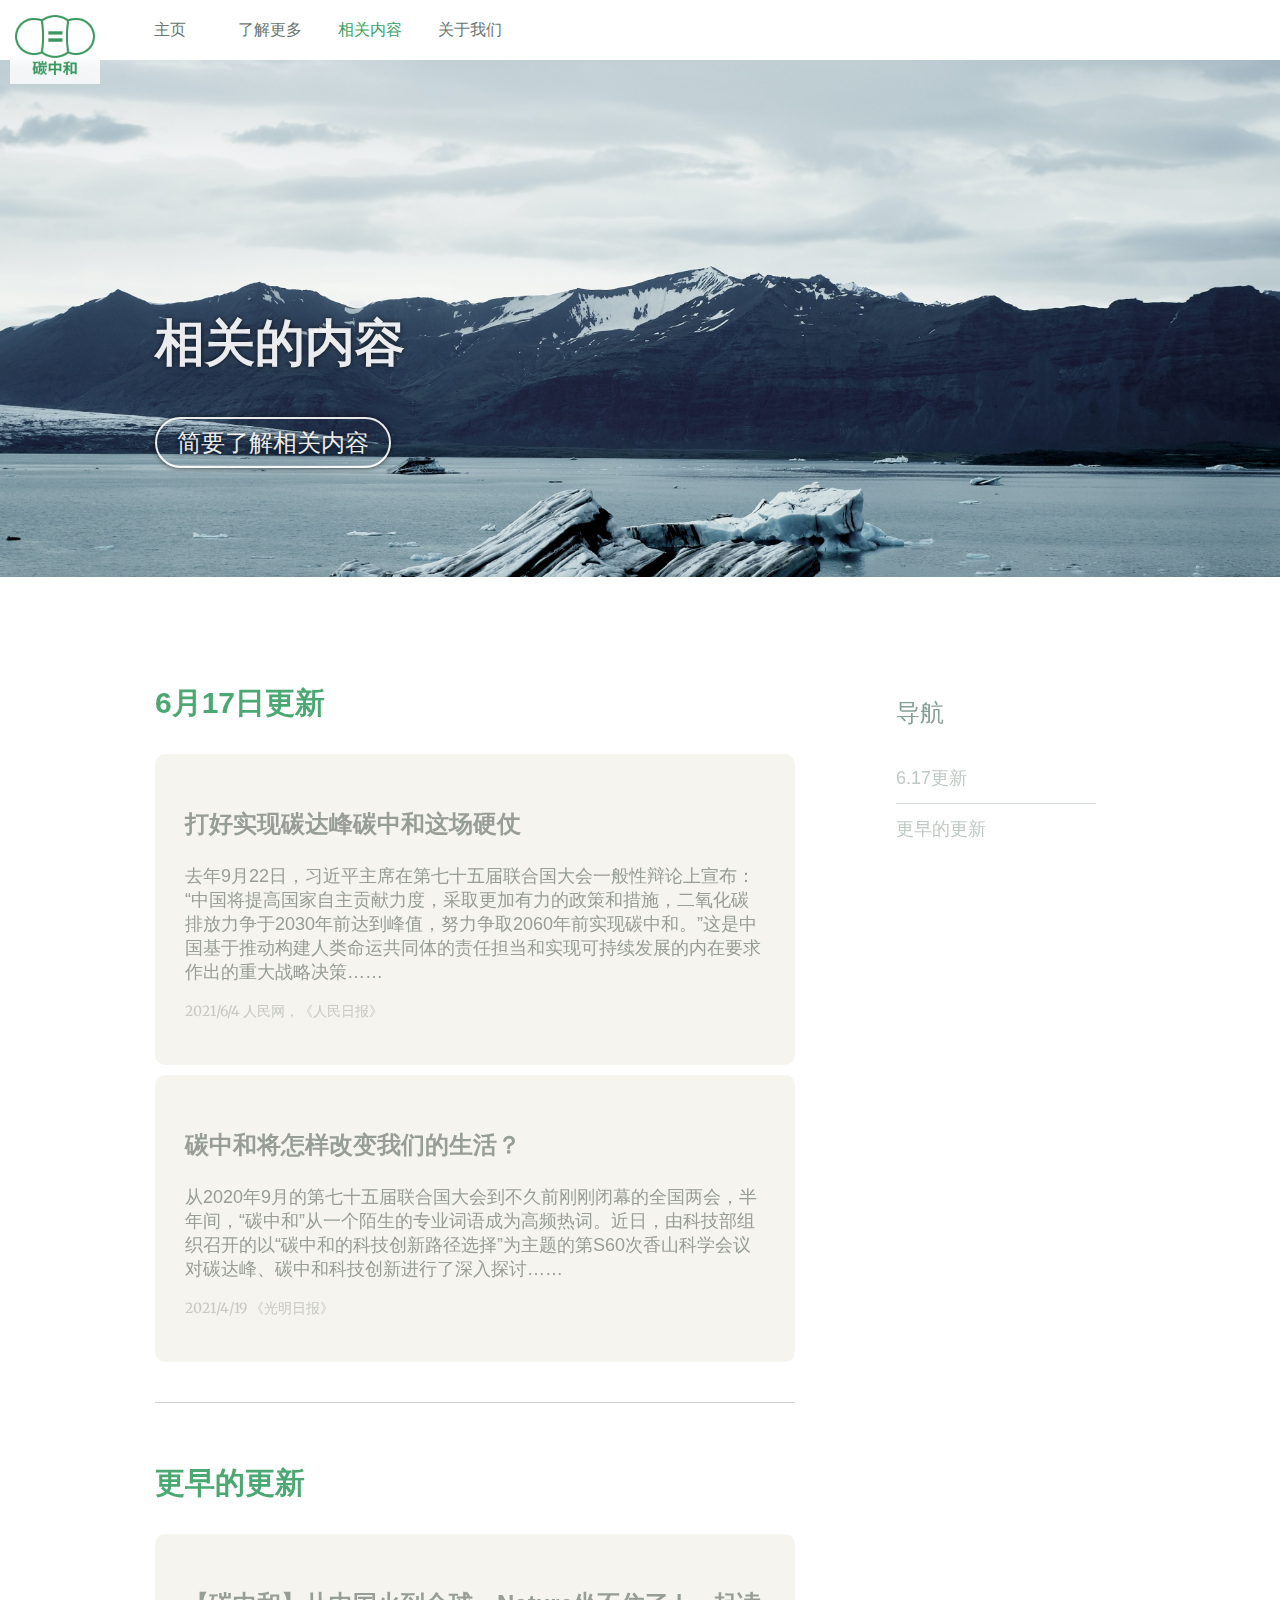
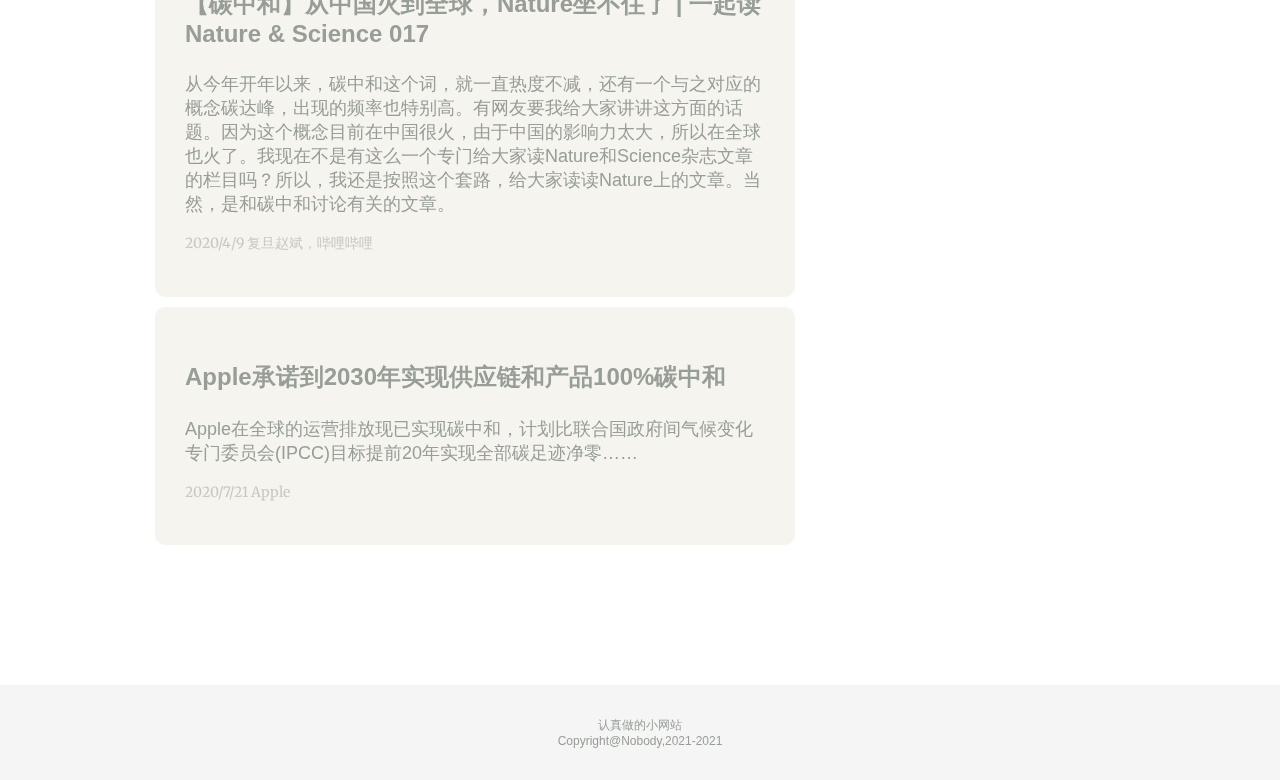
<file: html/passage.html>
<!DOCTYPE html>
<head>
    <meta charset="UTF-8" />
    <link rel="stylesheet" type="text/css" href="../css/theme.css">
    <link rel="preconnect" href="https://fonts.gstatic.com"> 
    <link href="https://fonts.googleapis.com/css2?family=Playfair+Display&display=swap" rel="stylesheet">
    <link rel="preconnect" href="https://fonts.gstatic.com"> 
    <link href="https://fonts.googleapis.com/css2?family=Merriweather&display=swap" rel="stylesheet">
</head>

<body>
    <div class="nav">
        <a href="#">
            <span class="logo">
                <img src="../images/logo4.png" width='80' height='60'">
            </span>
        </a>
        <ul class="nav">
            <li><a class="item" href="./home.html">主页</a></li>
            <li><a class="item" href="./more.html">了解更多</a></li>
            <li><a class="item" id="active" href="./passage.html">相关内容</a></li>
            <li><a class="item" href="./about.html">关于我们</a></li>
        </ul>
    </div>

    <a name="s2" href="#s2">
        <div class="page_title" style="background-image: url(../images/bg3.jpg);">
            <p class="heading">相关的内容</p>
            <p>
                <a href="./more.html">
                    <span class="round">简要了解相关内容</span>
                </a>
            </p>
        </div>
    </a>

    <div id="a" class="pn_instructer" clicks="">
        <span style="font-weight: normal;font-size: 24px;line-height:60px;">导航</span>
        <span id="pn_icon">+</span>
    </div>

    <div id="b" class="page_nav">
        <ul class="page_nav">
            <li><p id="pn_text">导航</p>
            <li><a class="pn_item" href="#q3">6.17更新</a></li>
            <li><a class="pn_item" href="#q1" style="border:0;">更早的更新</a></li>
        </ul>
    </div>

    <script>
        var ins = document.getElementById("a");
        var pnv = document.getElementById("b");
        var pnicon = document.getElementById("pn_icon");
        var i = 0;
        ins.addEventListener("click", function(){
            if(i==0){
                pnv.style.height = "134px"; /*32+51*条目数*/
                pnicon.style.transform = "rotate(45deg)";
                i=1;
            } else {
                pnv.style.height = "0";
                pnicon.style.transform = "rotate(0)";
                i=0;
            }
        });
    </script>

    <div class="content_box">
        <a name="q3" >
            <div class="content">
                <p class="heading">6月17日更新</p>
                <a href="http://politics.people.com.cn/n1/2021/0604/c1001-32121957.html">
                    <div class="passage">
                        <p class="title">打好实现碳达峰碳中和这场硬仗</p>
                        <p class="abstract">去年9月22日，习近平主席在第七十五届联合国大会一般性辩论上宣布：“中国将提高国家自主贡献力度，采取更加有力的政策和措施，二氧化碳排放力争于2030年前达到峰值，努力争取2060年前实现碳中和。”这是中国基于推动构建人类命运共同体的责任担当和实现可持续发展的内在要求作出的重大战略决策……</p>
                        <p class="author">2021/6/4 人民网，《人民日报》</p>
                    </div>
                </a>
                <a href="https://epaper.gmw.cn/gmrb/html/2021-04/19/nw.D110000gmrb_20210419_1-10.htm">
                    <div class="passage">
                        <p class="title">碳中和将怎样改变我们的生活？</p>
                        <p class="abstract">从2020年9月的第七十五届联合国大会到不久前刚刚闭幕的全国两会，半年间，“碳中和”从一个陌生的专业词语成为高频热词。近日，由科技部组织召开的以“碳中和的科技创新路径选择”为主题的第S60次香山科学会议对碳达峰、碳中和科技创新进行了深入探讨……</p>
                        <p class="author">2021/4/19 《光明日报》</p>
                    </div>
                </a>
            </div>
        </a>
        <a name="q1">
            <div class="content" id="last">
                <p class="heading">更早的更新</p>
                <a href="https://www.apple.com.cn/newsroom/2020/07/apple-commits-to-be-100-percent-carbon-neutral-for-its-supply-chain-and-products-by-2030/">
                    <div class="passage">
                        <p class="title">【碳中和】从中国火到全球，Nature坐不住了 | 一起读Nature & Science 017</p>
                        <p class="abstract">从今年开年以来，碳中和这个词，就一直热度不减，还有一个与之对应的概念碳达峰，出现的频率也特别高。有网友要我给大家讲讲这方面的话题。因为这个概念目前在中国很火，由于中国的影响力太大，所以在全球也火了。我现在不是有这么一个专门给大家读Nature和Science杂志文章的栏目吗？所以，我还是按照这个套路，给大家读读Nature上的文章。当然，是和碳中和讨论有关的文章。</p>
                        <p class="author">2020/4/9 复旦赵斌，哔哩哔哩</p>
                    </div>
                </a>
                <a href="https://www.apple.com.cn/newsroom/2020/07/apple-commits-to-be-100-percent-carbon-neutral-for-its-supply-chain-and-products-by-2030/">
                    <div class="passage">
                        <p class="title">Apple承诺到2030年实现供应链和产品100%碳中和</p>
                        <p class="abstract">Apple在全球的运营排放现已实现碳中和，计划比联合国政府间气候变化专门委员会(IPCC)目标提前20年实现全部碳足迹净零……</p>
                        <p class="author">2020/7/21 Apple</p>
                    </div>
                </a>
            </div>
        </a>
    </div>

    <div class="foot">
        <p>认真做的小网站</br>Copyright@Nobody,2021-2021</p>
    </div>
</body>
</file>
<file: css/theme.css>
body {
    font-family:PingFangSC, Verdana, Arial, '微软雅黑','宋体';
    margin: 0;
    overflow-x: hidden;
    position: relative;
}

a {
    text-decoration: none;
    outline: none;
}

p {
        color:rgb(141, 148, 141);
        font-size: 18px;
        opacity: 0.9;
}

/*导航列表*/
ul.nav {
    list-style-type: none;
    text-align: center;
    width:100% - 80px;
    height:60px;
    margin:0 0 0 80px;
}

/*导航单元*/
li a.item {
    display:block;
    float:left;
    text-align:center;
    line-height: 60px;
    width:100px;
    font-size: 16px;
    color:rgb(104, 117, 112);
    transition-duration: 0.4s;
}

/*导航单元鼠标悬停效果*/
li a.item:hover {
    color:rgba(57,159,99,1.00);
    transition-duration:0.4s;
}

/*被激活的导航单元，指示当前页面*/
#active {
    color:rgba(57,159,99,1.00);
}

/*网页导航*/
ul.page_nav {
    list-style-type: none;
    text-align: left;
    padding: 0;
    padding-top: 80px;
}

/*网页导航单元*/
li a.pn_item {
    display:block;
    line-height: 50px;
    font-size: 18px;
    transition-duration:0.4s;
    color:rgb(191, 201, 195);
    border-bottom: 1px solid rgb(211, 218, 214);
}

/*网页导航单元悬停效果*/
li a.pn_item:hover {
    color: rgba(57,159,99,1.00);
    transition-duration: 0.4s;
}

/*LOGO单元*/
span.logo {
    -webkit-backdrop-filter: blur(5px);
    backdrop-filter: blur(5px);
    margin:10px;
    padding:5px;
    background:rgba(255, 255, 255, 0.8);
    position:fixed;
    top:0;
    text-align: center;
    z-index: 100;
}

/*用于容纳导航栏的块*/
div.nav {
    width:100%;
    background:#fff;
    overflow:visiable;
    z-index: 10;
}

/*显示带有图片背景的文章摘要块*/
div.textField_head {
    transition-duration:0.8s;
    padding: 200px 155px 100px 155px;
    background-repeat: no-repeat;
    background-size: 100% auto;
    background-position: center;
}

/*背景缩放动画*/
div.textField_head:hover {
    transition-duration:0.8s;
    background-size: 105% auto;
}

div.textField_head p {
    text-shadow: 0 0 5px rgba(0, 0, 0, 0.76);
    color: #fff;
}

/*带有图片背景的文字块的标题*/
div.textField_head p.heading{
    text-shadow: 0 0 5px rgba(0, 0, 0, 0.76);
    color: #fff;
    font-size: 50px;
}

/*带有图片背景的文字块的日期等 */
div.textField_head p.date {
    color: #fff;
    text-shadow: 0 0 5px rgba(0, 0, 0, 0.76);
}

/*某页的总标题*/
div.page_title {
    padding: 200px 155px 100px 155px;
    background-repeat: no-repeat;
    background-size: 100% auto;
    background-position: center;
}

/*网页总标题的文字块的标题*/
div.page_title p.heading{
    text-shadow: 0 0 5px rgba(0, 0, 0, 0.76);
    color: #fff;
    font-size: 50px;
}

/*网页总标题的文字块的正文*/
div.page_title p {
    color: #fff;
    text-shadow: 0 0 5px rgba(0, 0, 0, 0.76);
}

/*网页总标题的文字块的日期时间*/
div.page_title p.date {
    color: #fff;
    text-shadow: 0 0 5px rgba(0, 0, 0, 0.76);
}

/*空白背景文字块*/
div.textField_body{
    padding: 100px 155px 100px 155px;
    background: #fff;
}

/*多个短篇构成的内容区*/
div.content_box {
    float: left;
    padding: 30px 50px 100px 155px;
    width:50%;
}

div.passage {
    background-color: rgb(245, 244, 238);
    padding:30px;
    border-radius: 10px;
    margin-bottom: 10px;
    transition-duration:0.4s;
}

div.passage:hover {
    box-shadow: 0 0 8px rgba(0, 0, 0, 0.2);
    transform: scale(1.01);
    transition-duration:0.4s;
}

div.passage p.title {
    font-size:24px;
    font-weight: bold;
}

div.passage p.author{
    font-size: 14px;
    opacity: 0.9;
    font-family: 'Merriweather', serif;
    color:rgb(194, 196, 190);
}

/*每个短篇的块*/
div.content {
    border-bottom: 1px solid rgb(209, 209, 209);
    padding:30px 0 30px 0;
}

/*最后一个短片去下划线*/
#last {
    border:0;
}

/*页面导航块*/
div.page_nav {
    /* float: right; */
    height: 0;
    width: 200px;
    padding: 0 155px 0 70%;
    position: sticky;
    top: 0px;
}

/*窄页面时指示页面导航*/
div.pn_instructer {
    display: none;
    padding: 5px 155px 5px 155px;
    background:rgb(235, 238, 235);
    color:rgb(121, 150, 140);
    cursor: default;
}

/*“导航”字样样式*/
#pn_text {
    font-weight: normal;
    font-size: 24px;
    color:rgb(121, 150, 140);
    cursor: default;
}

/*指示开合的+号样式*/
#pn_icon {
    font-weight: normal;
    font-size: 24px;
    float:right;
    line-height:60px;
    transition-duration: 0.4s;
}

/*标题*/
p.heading {
    font-size: 30px;
    font-weight: bold;
    opacity: 0.9;
    color:rgba(57,159,99,1.00);
}

/*日期时间作者等样式*/
p.date {
    font-size: 14px;
    opacity: 0.9;
    font-family: 'Merriweather', serif;
    color:rgb(194, 196, 190);
}

/*页脚*/
div.foot {
    text-align: center;
    color: #aaa;
    background-color: rgb(245, 245, 245);
    padding: 20px 155px 20px 155px;
    clear: both;
}

div.foot p{
    font-size: 12px;
}

/*醒目的链接*/
a span.emphasis {
    /* padding: 0 0 4px 0; */
    border-bottom: 2px solid;
    transition-duration:0.4s;
}

a span.emphasis:hover {
    /*text-shadow: 0 2px 4px rgb(0, 0, 0);*/
    transition-duration:0.4s;
    color: rgba(57,159,99,1.00);
    border-bottom: 2px solid rgba(57,159,99,1.00);
}

a span.round {
    border: 2px solid #fff;
    color: #fff;
    border-radius: 40px;
    padding: 10px 20px;
    font-size:24px;
    box-shadow: 0 0 5px rgba(0, 0, 0, 0.76);
    text-shadow: 0 0 5px rgba(0, 0, 0, 0.76);
    transition-duration:0.4s;
}

a span.round:hover {
    color: rgba(57,159,99,1.00);
    box-shadow: 0 0 5px rgba(0, 0, 0, 0.76);
    text-shadow: 0 0 0px rgba(0, 0, 0, 0.76);
    background-color: #fff;
    transition-duration:0.4s;
}

@media screen and (max-width:1000px) {
    div.content_box {
        float: none;
        padding: 0 155px 100px 155px;
        width:auto;
    }

    div.page_nav {
        float: none;
        width: auto;
        padding: 0px 155px 0px 155px;
        height: 0;
        transition-duration: 0.4s;
        overflow:hidden;
        background: rgb(247, 247, 247);
        position: relative;
    }

    div.pn_instructer {
        display: block;
        -webkit-user-select: none;
        user-select: none;
    }

    ul.page_nav {
        padding: 0;
    }

    #pn_text {
        display: none;
    }
}
</file>
